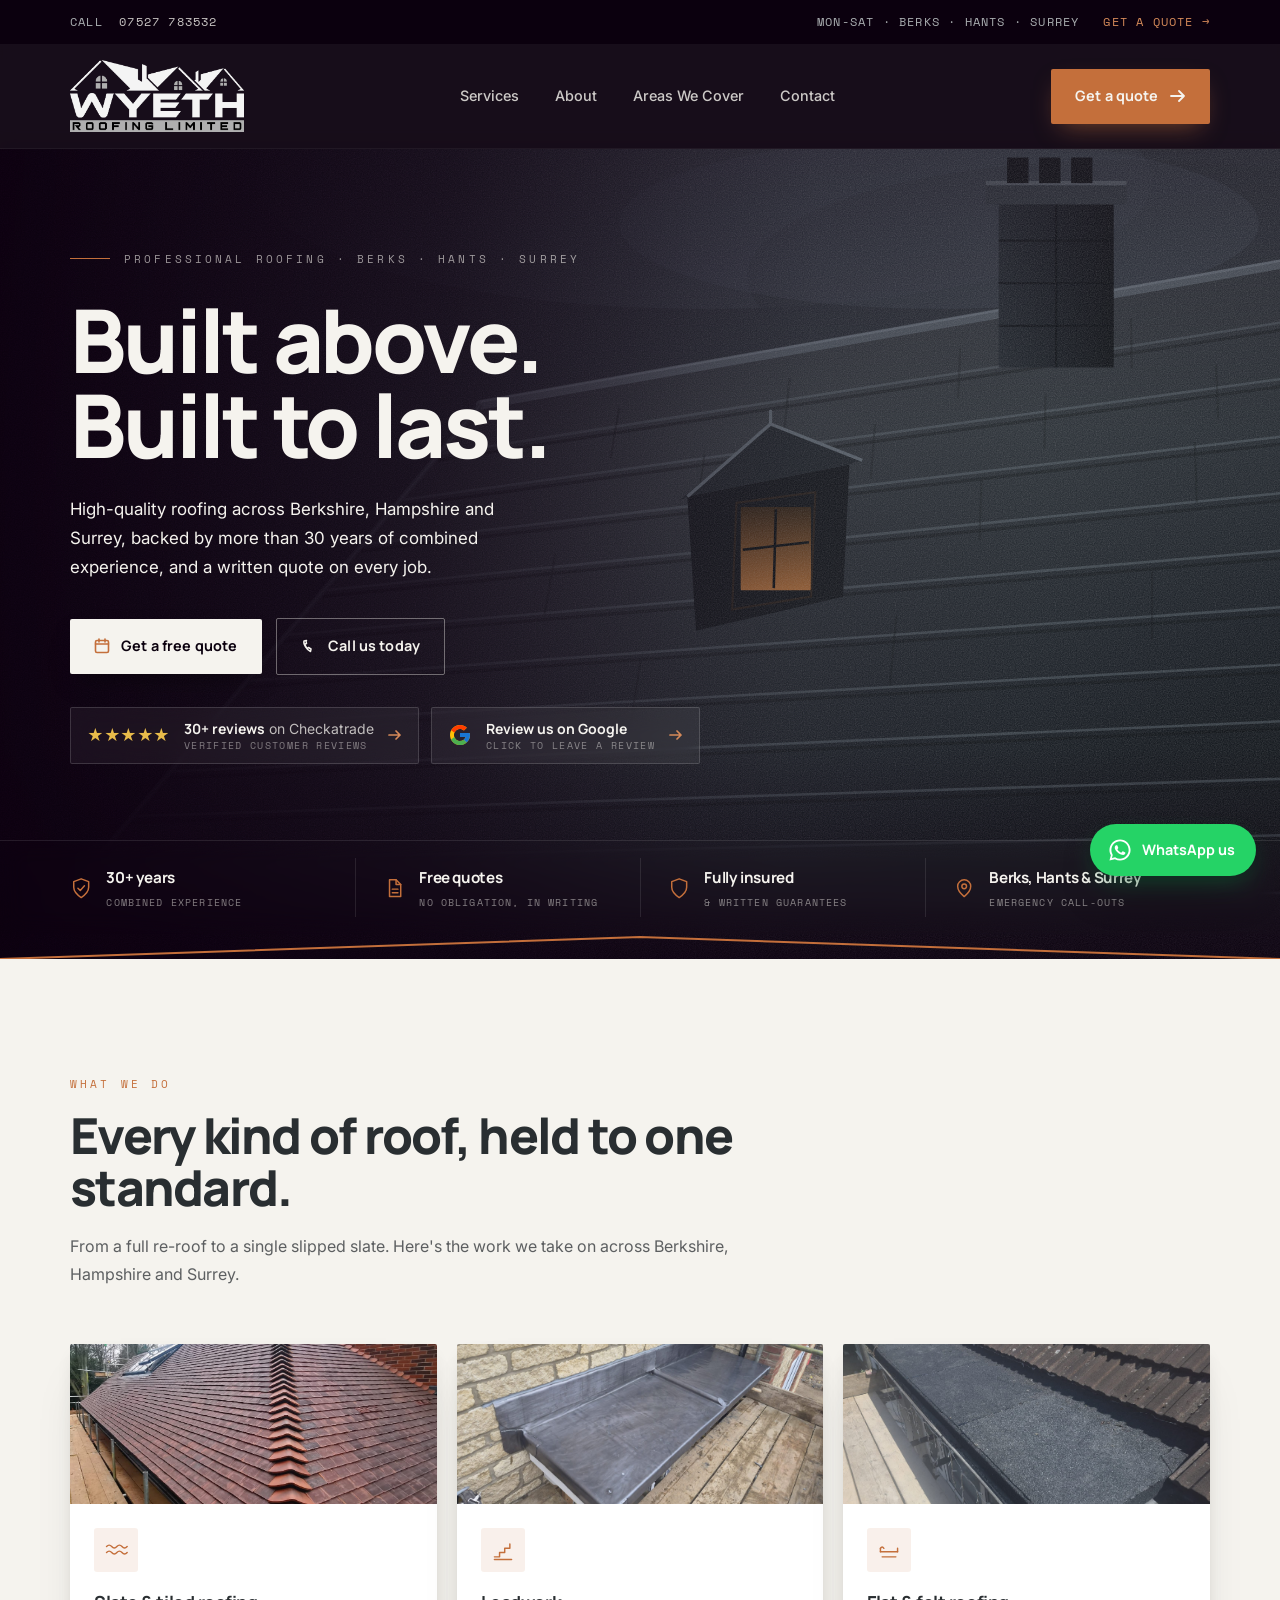
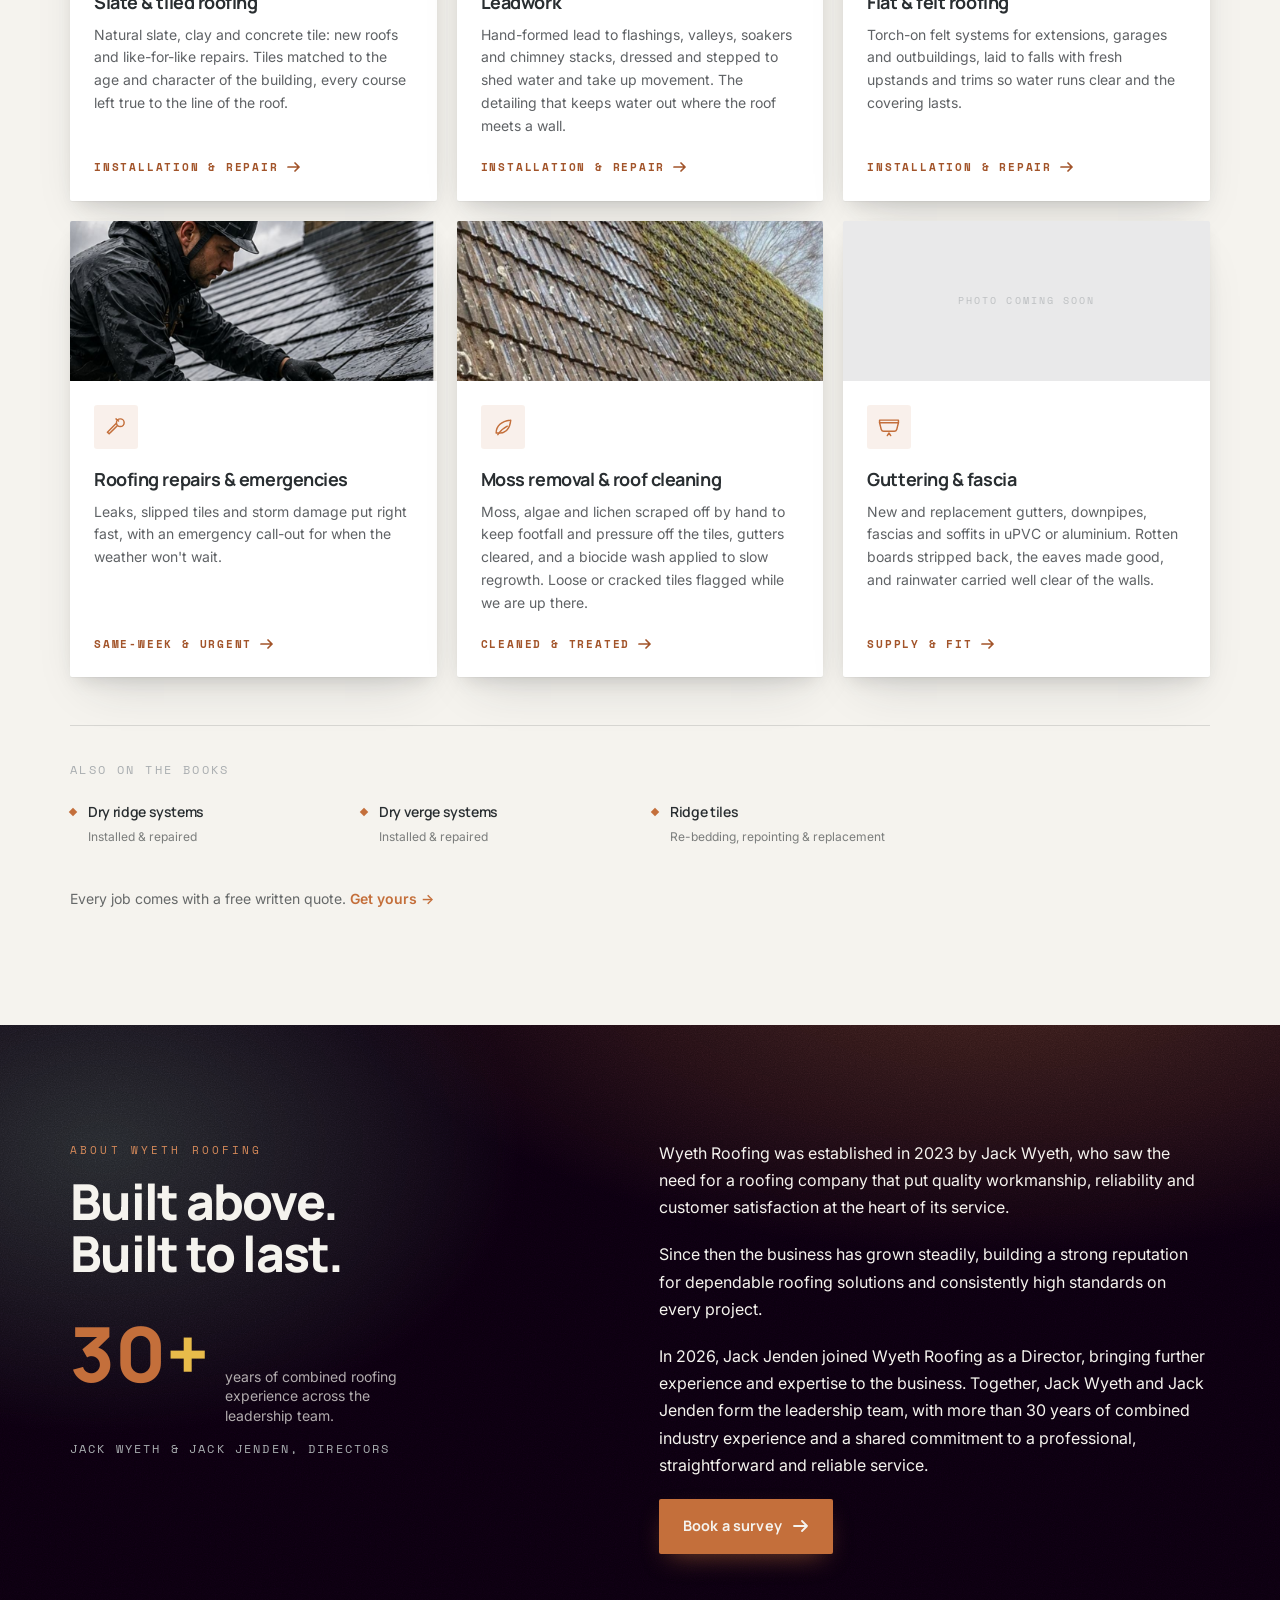
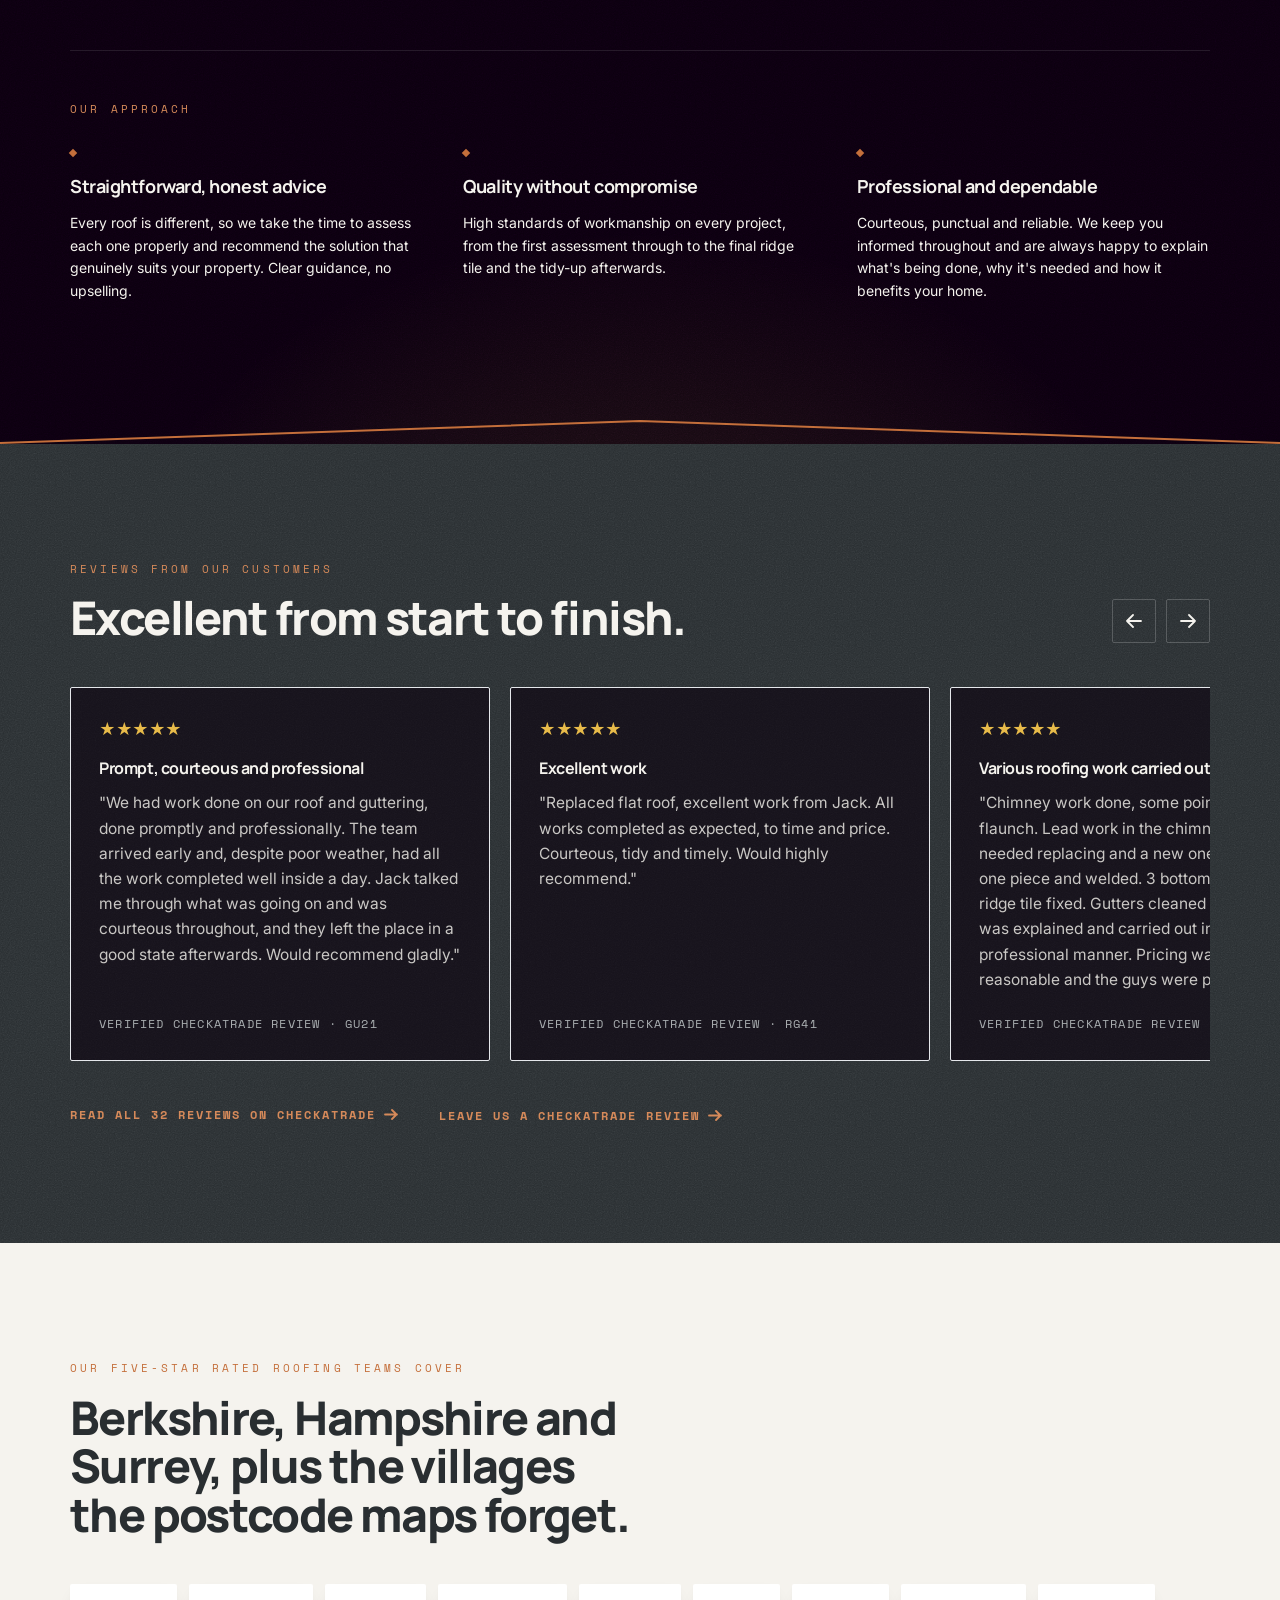
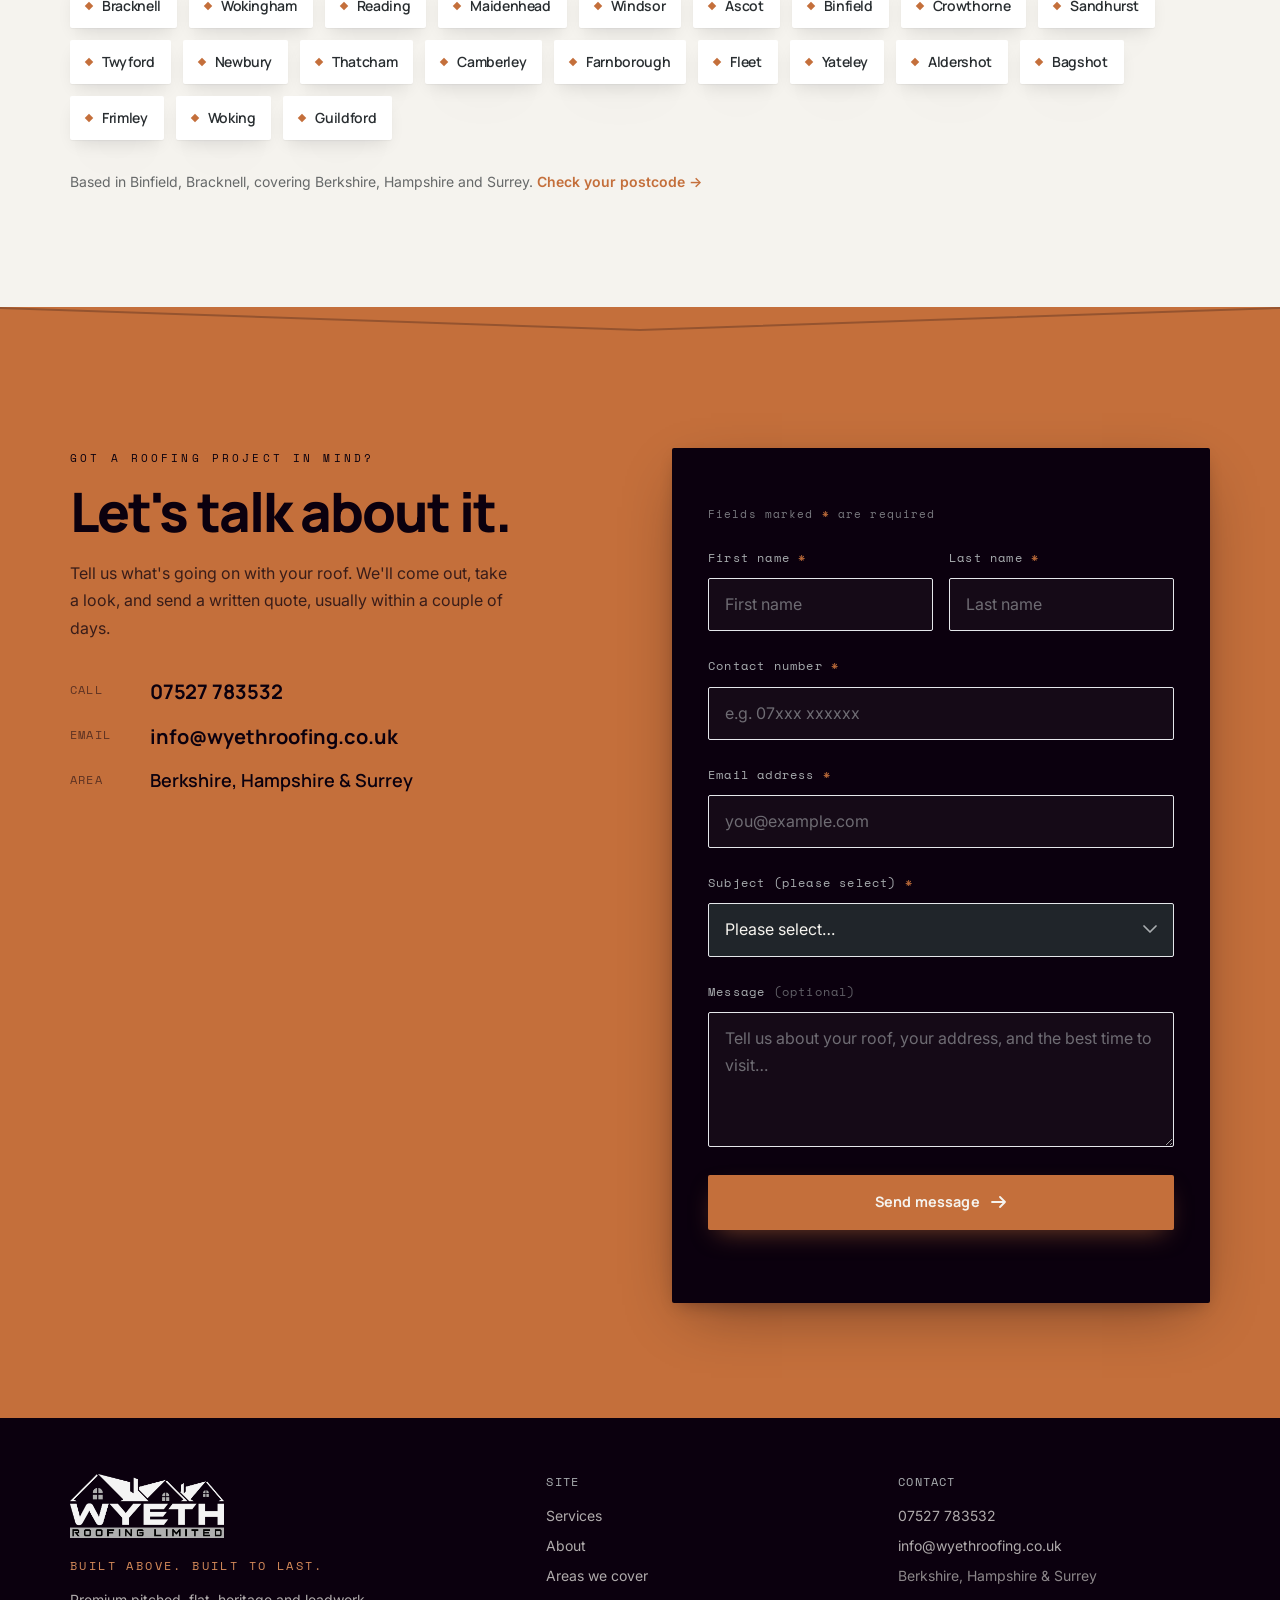
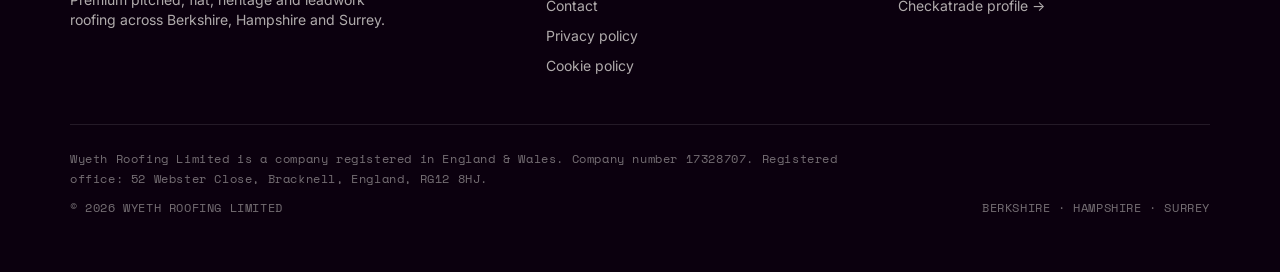
<file: index.html>
<!DOCTYPE html>
<html lang="en-GB">
<head>
<meta charset="UTF-8" />
<meta name="viewport" content="width=device-width, initial-scale=1.0" />

<!-- Cookiebot consent banner: must load before any other script so auto-blocking works -->
<script id="Cookiebot" src="https://consent.cookiebot.com/uc.js" data-cbid="182cd458-d2a2-477d-bb7b-cf3e7f4a739d" data-blockingmode="auto" type="text/javascript"></script>

<title>Wyeth Roofing Limited | Roofing done properly in Berkshire, Hampshire &amp; Surrey</title>
<meta name="description" content="Premium pitched, flat, heritage and leadwork roofing from Wyeth Roofing Limited, across Berkshire, Hampshire and Surrey. Repairs, replacements and maintenance. Built above, built to last." />
<link rel="canonical" href="https://wyethroofing.co.uk/" />

<link rel="icon" href="assets/favicon.svg" type="image/svg+xml" />
<link rel="mask-icon" href="assets/favicon.svg" color="#C46F3B" />
<link rel="apple-touch-icon" href="assets/apple-touch-icon.png" />
<meta name="theme-color" content="#0B000E" />

<!-- Open Graph / social sharing -->
<meta property="og:type" content="website" />
<meta property="og:site_name" content="Wyeth Roofing Limited" />
<meta property="og:title" content="Wyeth Roofing Limited | Roofing done properly in Berkshire, Hampshire &amp; Surrey" />
<meta property="og:description" content="Premium pitched, flat, heritage and leadwork roofing across Berkshire, Hampshire and Surrey. Repairs, replacements and maintenance. Built above, built to last." />
<meta property="og:url" content="https://wyethroofing.co.uk/" />
<meta property="og:image" content="https://wyethroofing.co.uk/assets/og-image.png" />
<meta property="og:image:width" content="1200" />
<meta property="og:image:height" content="630" />
<meta property="og:image:alt" content="Wyeth Roofing Limited. Built above, built to last." />
<meta property="og:locale" content="en_GB" />
<meta name="twitter:card" content="summary_large_image" />
<meta name="twitter:title" content="Wyeth Roofing Limited | Roofing done properly in Berkshire, Hampshire &amp; Surrey" />
<meta name="twitter:description" content="Premium pitched, flat, heritage and leadwork roofing across Berkshire, Hampshire and Surrey. Built above, built to last." />
<meta name="twitter:image" content="https://wyethroofing.co.uk/assets/og-image.png" />

<link rel="preconnect" href="https://fonts.googleapis.com" />
<link rel="preconnect" href="https://fonts.gstatic.com" crossorigin />
<link href="https://fonts.googleapis.com/css2?family=Manrope:wght@500;600;700;800&family=Inter:wght@400;500;600&family=Space+Mono:wght@400;700&display=swap" rel="stylesheet" />

<link rel="stylesheet" href="/assets/tailwind.css" />

<style>
  :root {
    --space-section: clamp(4.5rem, 9vw, 8rem);
    --ease-spring: cubic-bezier(0.22, 1, 0.36, 1);
  }

  html { scroll-behavior: smooth; }
  body {
    font-family: 'Inter', system-ui, sans-serif;
    line-height: 1.7;
    background: #F5F3EE;
    color: #292E31;
    -webkit-font-smoothing: antialiased;
    overflow-x: hidden;
  }

  h1, h2, h3, h4 { font-family: 'Manrope', system-ui, sans-serif; line-height: 1.05; }
  .eyebrow {
    font-family: 'Space Mono', monospace;
    text-transform: uppercase;
    letter-spacing: 0.28em;
    font-size: 0.7rem;
  }

  /* --- Signature: the pitch line. A hairline copper rule that rises to a roof apex. --- */
  .pitch-rule {
    display: block; width: 100%; height: 26px; color: #C46F3B;
  }
  .pitch-rule svg { display: block; width: 100%; height: 100%; }

  /* Roof-slope clip on hero + feature imagery */
  .clip-eave {
    clip-path: polygon(0 0, 100% 0, 100% calc(100% - 42px), 0 100%);
  }
  @media (min-width: 768px) {
    .clip-eave { clip-path: polygon(0 0, 100% 0, 100% calc(100% - 90px), 0 100%); }
  }

  /* Grain / atmosphere for dark surfaces */
  .grain::before {
    content: ""; position: absolute; inset: 0; pointer-events: none; z-index: 0;
    opacity: 0.5; mix-blend-mode: soft-light;
    background-image: url("data:image/svg+xml,%3Csvg xmlns='http://www.w3.org/2000/svg' width='160' height='160'%3E%3Cfilter id='n'%3E%3CfeTurbulence type='fractalNoise' baseFrequency='0.85' numOctaves='2' stitchTiles='stitch'/%3E%3CfeColorMatrix type='saturate' values='0'/%3E%3C/filter%3E%3Crect width='100%25' height='100%25' filter='url(%23n)'/%3E%3C/svg%3E");
  }
  .atmos {
    background-color: #0B000E;
    background-image:
      radial-gradient(1100px 520px at 78% -8%, rgba(196,111,59,0.30), transparent 60%),
      radial-gradient(760px 520px at 8% 12%, rgba(41,46,49,0.85), transparent 55%),
      radial-gradient(900px 700px at 50% 120%, rgba(232,187,74,0.10), transparent 60%);
  }

  /* Hero backdrop: stylised slate roof (SVG or a swapped-in photo) */
  .hero-bg { position: absolute; inset: 0; z-index: 0; overflow: hidden; }
  .hero-roofline {
    position: absolute; inset: 0; width: 100%; height: 100%;
    object-fit: cover; will-change: transform;
  }
  .hero-scrim {
    position: absolute; inset: 0; z-index: 1; pointer-events: none;
    background:
      linear-gradient(93deg, rgba(11,0,14,0.94) 0%, rgba(11,0,14,0.62) 34%, rgba(11,0,14,0.12) 62%, rgba(11,0,14,0) 80%),
      linear-gradient(0deg, rgba(11,0,14,0.55) 0%, rgba(11,0,14,0) 26%);
  }
  .hero-scrim.grain::before { opacity: 0.22; }
  @media (max-width: 767px) {
    .hero-scrim {
      background:
        linear-gradient(180deg, rgba(11,0,14,0.62) 0%, rgba(11,0,14,0.45) 40%, rgba(11,0,14,0.82) 100%);
    }
  }

  /* Checkatrade score widget (hero). Its text fallback auto-hides once the widget renders on the
     approved live domain. The reviews carousel below is hand-maintained from the Checkatrade profile. */
  .ca-score-widget iframe { max-width: 100%; border: 0; display: block; }
  .ca-score:has(.ca-score-widget > :not(script)) .ca-score-fallback { display: none; }
  .ca-review:has(.ca-review-widget > :not(script)) .ca-review-fallback { display: none; }

  /* Google review badge (hero). "Click" on wider screens, "Tap" on phones. */
  .g-review-g { flex-shrink: 0; }
  .g-review-click { display: none; }
  .hero-reviews .ca-score { display: flex; }
  @media (min-width: 1024px) { .hero-reviews { width: 46rem; } }  /* let both badges sit on one line past the copy column */
  @media (min-width: 768px) {
    .g-review-click { display: inline; }
    .g-review-tap { display: none; }
  }
  .g-review:active { transform: translateY(1px); }

  /* Image treatment layer */
  .img-treat { position: relative; overflow: hidden; }
  .img-treat > img { display: block; width: 100%; height: 100%; object-fit: cover; }
  .img-treat::after {
    content: ""; position: absolute; inset: 0;
    background: linear-gradient(to top, rgba(11,0,14,0.62), rgba(11,0,14,0.05) 55%, transparent);
  }
  .img-treat::before {
    content: ""; position: absolute; inset: 0; z-index: 2;
    background: #C46F3B; mix-blend-mode: multiply; opacity: 0.14;
  }

  /* Buttons */
  .btn {
    display: inline-flex; align-items: center; gap: 0.7rem;
    font-family: 'Manrope', sans-serif; font-weight: 700; font-size: 0.9rem;
    letter-spacing: 0.01em; padding: 0.95rem 1.5rem; border-radius: 2px;
    transition: transform 0.35s var(--ease-spring), background-color 0.25s ease, box-shadow 0.3s ease, color 0.25s ease, border-color 0.25s ease;
    will-change: transform;
  }
  .btn svg { transition: transform 0.35s var(--ease-spring); }
  .btn:hover svg { transform: translateX(5px); }
  .btn:active { transform: translateY(1px) scale(0.985); }
  .btn:focus-visible { outline: 2px solid #E8BB4A; outline-offset: 3px; }

  .btn-primary { background: #C46F3B; color: #F5F3EE; box-shadow: 0 10px 26px -10px rgba(196,111,59,0.6); }
  .btn-primary:hover { background: #A2542A; transform: translateY(-2px); box-shadow: 0 16px 34px -10px rgba(196,111,59,0.7); }

  .btn-light { background: #F5F3EE; color: #0B000E; box-shadow: 0 12px 30px -14px rgba(0,0,0,0.6); }
  .btn-light:hover { background: #FFFFFF; transform: translateY(-2px); box-shadow: 0 18px 40px -16px rgba(0,0,0,0.65); }
  .btn-light svg { color: #C46F3B; }
  .btn--lead:hover svg { transform: none; }  /* icon leads the label, don't slide it */

  .btn-ghost { background: transparent; color: #F5F3EE; border: 1px solid rgba(245,243,238,0.4); }
  .btn-ghost:hover { border-color: #F5F3EE; transform: translateY(-2px); }

  .btn-outline-dark { background: transparent; color: #292E31; border: 1px solid rgba(41,46,49,0.28); }
  .btn-outline-dark:hover { border-color: #C46F3B; color: #C46F3B; transform: translateY(-2px); }

  .link-arrow {
    display: inline-flex; align-items: center; gap: 0.5rem;
    font-family: 'Space Mono', monospace; font-size: 0.78rem; text-transform: uppercase;
    letter-spacing: 0.16em; color: #C46F3B; font-weight: 700;
  }
  .link-arrow svg { transition: transform 0.35s var(--ease-spring); }
  .link-arrow:hover svg { transform: translateX(5px); }
  .link-arrow:focus-visible { outline: 2px solid #C46F3B; outline-offset: 3px; }

  /* Hero credentials bar */
  .cred { position: relative; }
  .cred + .cred::before {
    content: ""; position: absolute; left: 0; top: 18%; bottom: 18%; width: 1px;
    background: rgba(245,243,238,0.1);
  }
  .cred:nth-child(3)::before { display: none; }
  .cred:nth-child(n+3) { border-top: 1px solid rgba(245,243,238,0.1); }
  @media (min-width: 1024px) {
    .cred:nth-child(3)::before { display: block; }
    .cred:nth-child(n+3) { border-top: 0; }
  }
  .cred-ic { width: 1.4rem; height: 1.4rem; color: #C46F3B; flex-shrink: 0; }
  .cred-sub {
    display: block; margin-top: 0.15rem;
    font-family: 'Space Mono', monospace; font-size: 0.6rem; letter-spacing: 0.12em;
    text-transform: uppercase; color: rgba(245,243,238,0.5);
  }
  .ca-score-widget:empty { display: none; }

  /* Service cards */
  .svc-ic {
    display: grid; place-items: center; width: 2.75rem; height: 2.75rem;
    border-radius: 3px; background: rgba(196,111,59,0.1); color: #C46F3B;
    transition: background-color 0.25s ease, color 0.25s ease;
  }
  .svc-ic svg { width: 1.5rem; height: 1.5rem; }
  .svc:hover .svc-ic { background: #C46F3B; color: #F5F3EE; }
  .svc-more {
    margin-top: 1.4rem; display: inline-flex; align-items: center; gap: 0.5rem;
    font-family: 'Space Mono', monospace; font-size: 0.7rem; text-transform: uppercase;
    letter-spacing: 0.16em; color: #A2542A; font-weight: 700;
  }
  .svc-more svg { transition: transform 0.35s var(--ease-spring); }
  .svc:hover .svc-more svg { transform: translateX(5px); }

  /* Nav links */
  .navlink { position: relative; font-weight: 500; font-size: 0.9rem; color: rgba(245,243,238,0.82); transition: color 0.2s ease; }
  .navlink::after {
    content: ""; position: absolute; left: 0; bottom: -6px; height: 2px; width: 100%;
    background: #C46F3B; transform: scaleX(0); transform-origin: left; transition: transform 0.35s var(--ease-spring);
  }
  .navlink:hover { color: #F5F3EE; }
  .navlink:hover::after { transform: scaleX(1); }
  .navlink:focus-visible { outline: 2px solid #E8BB4A; outline-offset: 4px; }

  /* Scroll reveal */
  .reveal { opacity: 0; transform: translateY(22px); transition: opacity 0.7s ease, transform 0.8s var(--ease-spring); }
  .reveal.in { opacity: 1; transform: none; }

  .carousel { scroll-snap-type: x mandatory; -ms-overflow-style: none; scrollbar-width: none; }
  .carousel::-webkit-scrollbar { display: none; }
  .carousel > * { scroll-snap-align: start; }

  /* Floating WhatsApp button: WhatsApp's own green so it reads instantly; floats above everything but the header. */
  .wa-float {
    position: fixed; z-index: 40;
    right: max(1rem, env(safe-area-inset-right)); bottom: max(1rem, env(safe-area-inset-bottom));
    display: inline-flex; align-items: center; justify-content: center; gap: 0.6rem;
    width: 3.5rem; height: 3.5rem; border-radius: 999px;
    background: #25D366; color: #FFFFFF;
    font-family: 'Manrope', sans-serif; font-weight: 700; font-size: 0.9rem;
    box-shadow: 0 2px 4px rgba(11,0,14,0.18), 0 10px 24px -6px rgba(18,140,74,0.45), 0 22px 44px -18px rgba(11,0,14,0.5);
    transition: transform 0.35s var(--ease-spring), box-shadow 0.3s ease, background-color 0.25s ease;
  }
  .wa-float-label { display: none; }
  .wa-float:hover { background: #1FBE5B; transform: translateY(-3px); box-shadow: 0 3px 6px rgba(11,0,14,0.2), 0 16px 32px -8px rgba(18,140,74,0.55), 0 26px 50px -18px rgba(11,0,14,0.55); }
  .wa-float:active { transform: translateY(0) scale(0.96); }
  .wa-float:focus-visible { outline: 2px solid #E8BB4A; outline-offset: 3px; }
  @media (min-width: 768px) {
    .wa-float { width: auto; height: 3.25rem; padding: 0 1.3rem 0 1.05rem; right: 1.5rem; bottom: 1.5rem; }
    .wa-float-label { display: inline; }
  }

  @media (prefers-reduced-motion: reduce) {
    html { scroll-behavior: auto; }
    *, *::before, *::after { animation-duration: 0.001ms !important; transition-duration: 0.001ms !important; }
    .reveal { opacity: 1; transform: none; }
  }
</style>

<script type="application/ld+json">
{
  "@context": "https://schema.org",
  "@type": "RoofingContractor",
  "@id": "https://wyethroofing.co.uk/#business",
  "name": "Wyeth Roofing Limited",
  "legalName": "WYETH ROOFING LIMITED",
  "url": "https://wyethroofing.co.uk/",
  "image": "https://wyethroofing.co.uk/assets/og-image.png",
  "logo": "https://wyethroofing.co.uk/assets/wyeth-logo.png",
  "telephone": "+44 7527 783532",
  "email": "info@wyethroofing.co.uk",
  "priceRange": "££",
  "slogan": "Built above. Built to last.",
  "description": "Premium pitched, flat, heritage and leadwork roofing across Berkshire, Hampshire and Surrey. Repairs, replacements and maintenance.",
  "address": {
    "@type": "PostalAddress",
    "addressLocality": "Bracknell",
    "addressRegion": "Berkshire",
    "addressCountry": "GB"
  },
  "areaServed": [
    { "@type": "AdministrativeArea", "name": "Berkshire" },
    { "@type": "AdministrativeArea", "name": "Hampshire" },
    { "@type": "AdministrativeArea", "name": "Surrey" },
    { "@type": "City", "name": "Bracknell" },
    { "@type": "City", "name": "Wokingham" },
    { "@type": "City", "name": "Reading" },
    { "@type": "City", "name": "Maidenhead" },
    { "@type": "City", "name": "Windsor" },
    { "@type": "City", "name": "Ascot" },
    { "@type": "City", "name": "Binfield" },
    { "@type": "City", "name": "Crowthorne" },
    { "@type": "City", "name": "Sandhurst" },
    { "@type": "City", "name": "Camberley" },
    { "@type": "City", "name": "Farnborough" },
    { "@type": "City", "name": "Fleet" },
    { "@type": "City", "name": "Yateley" },
    { "@type": "City", "name": "Bagshot" },
    { "@type": "City", "name": "Woking" },
    { "@type": "City", "name": "Basingstoke" }
  ],
  "openingHoursSpecification": [
    {
      "@type": "OpeningHoursSpecification",
      "dayOfWeek": ["Monday", "Tuesday", "Wednesday", "Thursday", "Friday", "Saturday"],
      "opens": "08:00",
      "closes": "18:00"
    }
  ],
  "sameAs": [
    "https://www.checkatrade.com/trades/WyethRoofingLtd"
  ]
}
</script>
</head>

<body class="font-body">

<!-- ================= TOP BAR ================= -->
<div class="bg-obsidian text-warmwhite/80 text-xs">
  <div class="mx-auto max-w-[1180px] px-5 h-11 flex items-center justify-between gap-4">
    <a href="tel:+447527783532" class="font-mono tracking-widest hover:text-copper transition-colors">
      <span class="text-steel">CALL</span>&nbsp;&nbsp;07527 783532
    </a>
    <div class="hidden sm:flex items-center gap-6">
      <span class="font-mono tracking-widest text-steel">MON-SAT · BERKS · HANTS · SURREY</span>
      <a href="#quote" class="font-mono tracking-widest text-copper-soft hover:text-copper transition-colors">GET A QUOTE →</a>
    </div>
  </div>
</div>

<!-- ================= NAV ================= -->
<header class="sticky top-0 z-50 bg-obsidian/95 backdrop-blur border-b border-white/5">
  <nav class="mx-auto max-w-[1180px] px-5 h-[84px] lg:h-[104px] flex items-center justify-between">
    <a href="#top" class="flex items-center group shrink-0" aria-label="Wyeth Roofing Limited home">
      <img src="assets/wyeth-logo.png" alt="Wyeth Roofing Limited" width="4755" height="1970"
           class="h-[54px] lg:h-[72px] w-auto transition-transform duration-300 ease-out group-hover:scale-[1.03]" />
    </a>

    <div class="hidden lg:flex items-center gap-7 xl:gap-9">
      <a href="#services" class="navlink">Services</a>
      <!-- <a href="#work" class="navlink">Projects</a> -->
      <a href="#about" class="navlink">About</a>
      <a href="#areas" class="navlink">Areas We Cover</a>
      <a href="#contact" class="navlink">Contact</a>
    </div>

    <div class="flex items-center gap-2">
      <a href="#quote" class="btn btn-primary !hidden sm:!inline-flex">
        Get a quote
        <svg width="16" height="12" viewBox="0 0 16 12" fill="none" aria-hidden="true"><path d="M1 6h13M9 1l5 5-5 5" stroke="currentColor" stroke-width="1.8" stroke-linecap="round" stroke-linejoin="round"/></svg>
      </a>
      <button id="menu-toggle" class="lg:hidden h-11 w-11 grid place-items-center text-warmwhite rounded-sm border border-white/15 hover:border-copper transition-colors focus-visible:outline focus-visible:outline-2 focus-visible:outline-safety" aria-expanded="false" aria-controls="mobile-menu" aria-label="Open menu">
        <svg width="20" height="14" viewBox="0 0 20 14" fill="none" aria-hidden="true"><path d="M0 1h20M0 7h20M0 13h20" stroke="currentColor" stroke-width="1.8"/></svg>
      </button>
    </div>
  </nav>

  <div id="mobile-menu" class="lg:hidden hidden border-t border-white/8 bg-obsidian">
    <nav class="mx-auto max-w-[1180px] px-5 py-4 flex flex-col" aria-label="Mobile">
      <a href="#services" class="py-3 border-b border-white/6 font-display font-semibold text-warmwhite/85">Services</a>
      <!-- <a href="#work" class="py-3 border-b border-white/6 font-display font-semibold text-warmwhite/85">Projects</a> -->
      <a href="#about" class="py-3 border-b border-white/6 font-display font-semibold text-warmwhite/85">About</a>
      <a href="#areas" class="py-3 border-b border-white/6 font-display font-semibold text-warmwhite/85">Areas We Cover</a>
      <a href="#contact" class="py-3 font-display font-semibold text-warmwhite/85">Contact</a>
      <a href="#quote" class="btn btn-primary mt-4 justify-center">Get a quote
        <svg width="16" height="12" viewBox="0 0 16 12" fill="none" aria-hidden="true"><path d="M1 6h13M9 1l5 5-5 5" stroke="currentColor" stroke-width="1.8" stroke-linecap="round" stroke-linejoin="round"/></svg>
      </a>
    </nav>
  </div>
</header>

<main id="top">

<!-- ================= HERO ================= -->
<section class="relative bg-obsidian text-warmwhite overflow-hidden flex flex-col min-h-[86vh] lg:min-h-[90vh]">
  <!-- Backdrop: stylised close-up slate roof. Swap the <svg> for a real project photo when ready.
       an <img class="hero-roofline" …> drops straight into the same slot. -->
  <div class="hero-bg" aria-hidden="true">
    <svg class="hero-roofline" viewBox="0 0 1440 760" preserveAspectRatio="xMaxYMid slice" xmlns="http://www.w3.org/2000/svg">
      <defs>
        <linearGradient id="rf-sky" x1="0" y1="0" x2="0.3" y2="1">
          <stop offset="0" stop-color="#39414a"/><stop offset="0.6" stop-color="#252b32"/><stop offset="1" stop-color="#14181d"/>
        </linearGradient>
        <linearGradient id="rf-plane" x1="0.1" y1="-0.1" x2="0.85" y2="1">
          <stop offset="0" stop-color="#3b434b"/><stop offset="0.4" stop-color="#242a30"/><stop offset="0.75" stop-color="#141920"/><stop offset="1" stop-color="#0b0f13"/>
        </linearGradient>
        <linearGradient id="rf-plane2" x1="0" y1="0" x2="0.5" y2="1">
          <stop offset="0" stop-color="#2b323a"/><stop offset="1" stop-color="#0a0e11"/>
        </linearGradient>
        <linearGradient id="rf-chim" x1="0" y1="0" x2="1" y2="0">
          <stop offset="0" stop-color="#232a31"/><stop offset="0.6" stop-color="#161b21"/><stop offset="1" stop-color="#0e1216"/>
        </linearGradient>
        <linearGradient id="rf-win" x1="0" y1="0" x2="0" y2="1">
          <stop offset="0" stop-color="#3a2a1a"/><stop offset="1" stop-color="#c47a3e"/>
        </linearGradient>
        <linearGradient id="rf-sheen" x1="0.2" y1="0" x2="0.9" y2="0.7">
          <stop offset="0" stop-color="#d7e0e8" stop-opacity="0"/><stop offset="0.45" stop-color="#d7e0e8" stop-opacity="0.09"/><stop offset="1" stop-color="#d7e0e8" stop-opacity="0"/>
        </linearGradient>
        <linearGradient id="rf-fade" x1="0" y1="0" x2="1" y2="0">
          <stop offset="0" stop-color="#0B000E" stop-opacity="0.92"/>
          <stop offset="0.34" stop-color="#0B000E" stop-opacity="0.4"/>
          <stop offset="0.62" stop-color="#0B000E" stop-opacity="0"/>
        </linearGradient>
        <linearGradient id="rf-vfade" x1="0" y1="0" x2="0" y2="1">
          <stop offset="0" stop-color="#0B000E" stop-opacity="0.4"/>
          <stop offset="0.35" stop-color="#0B000E" stop-opacity="0"/>
          <stop offset="0.85" stop-color="#0B000E" stop-opacity="0"/>
          <stop offset="1" stop-color="#0B000E" stop-opacity="0.75"/>
        </linearGradient>
      </defs>

      <rect width="1440" height="760" fill="url(#rf-sky)"/>
      <ellipse cx="900" cy="30" rx="420" ry="120" fill="#434c56" opacity="0.4"/>
      <ellipse cx="1300" cy="120" rx="360" ry="110" fill="#2c333b" opacity="0.55"/>
      <ellipse cx="1120" cy="70" rx="300" ry="80" fill="#4b5560" opacity="0.3"/>

      <!-- left gable slope (shadow side) -->
      <path d="M690 240 L250 760 L575 760 L690 470 Z" fill="url(#rf-plane2)"/>

      <!-- main roof plane -->
      <path d="M690 240 L1440 108 L1440 760 L250 760 Z" fill="url(#rf-plane)"/>

      <!-- tile courses: light leading edge + shadow line per course -->
      <g stroke-linecap="round">
        <g stroke="#4a545d" stroke-opacity="0.6" stroke-width="2.4">
          <line x1="653" y1="286" x2="1440" y2="163"/>
          <line x1="617" y1="329" x2="1440" y2="216"/>
          <line x1="580" y1="371" x2="1440" y2="270"/>
          <line x1="544" y1="414" x2="1440" y2="323"/>
          <line x1="507" y1="456" x2="1440" y2="377"/>
          <line x1="471" y1="499" x2="1440" y2="430"/>
          <line x1="434" y1="541" x2="1440" y2="484"/>
          <line x1="398" y1="584" x2="1440" y2="537"/>
          <line x1="361" y1="626" x2="1440" y2="591"/>
          <line x1="325" y1="669" x2="1440" y2="644"/>
          <line x1="288" y1="711" x2="1440" y2="698"/>
        </g>
        <g stroke="#0a0e12" stroke-opacity="0.55" stroke-width="3">
          <line x1="651" y1="292" x2="1440" y2="170"/>
          <line x1="614" y1="335" x2="1440" y2="223"/>
          <line x1="578" y1="377" x2="1440" y2="277"/>
          <line x1="541" y1="420" x2="1440" y2="330"/>
          <line x1="505" y1="462" x2="1440" y2="384"/>
          <line x1="468" y1="505" x2="1440" y2="437"/>
          <line x1="432" y1="547" x2="1440" y2="491"/>
          <line x1="395" y1="590" x2="1440" y2="544"/>
          <line x1="359" y1="632" x2="1440" y2="598"/>
          <line x1="322" y1="675" x2="1440" y2="651"/>
        </g>
      </g>

      <!-- perpendicular tile joints, staggered -->
      <g stroke="#0a0e12" stroke-opacity="0.4" stroke-width="2">
        <line x1="820" y1="243" x2="812" y2="290"/><line x1="980" y1="215" x2="975" y2="262"/><line x1="1140" y1="187" x2="1138" y2="234"/><line x1="1300" y1="159" x2="1301" y2="206"/>
        <line x1="900" y1="286" x2="893" y2="337"/><line x1="1060" y1="258" x2="1056" y2="309"/><line x1="1220" y1="230" x2="1219" y2="281"/><line x1="1380" y1="202" x2="1382" y2="253"/>
        <line x1="760" y1="380" x2="750" y2="437"/><line x1="960" y1="345" x2="954" y2="402"/><line x1="1160" y1="310" x2="1158" y2="367"/><line x1="1360" y1="275" x2="1362" y2="332"/>
        <line x1="840" y1="480" x2="830" y2="545"/><line x1="1080" y1="438" x2="1074" y2="503"/><line x1="1320" y1="396" x2="1320" y2="461"/>
      </g>

      <path d="M690 240 L1440 108 L1440 760 L250 760 Z" fill="url(#rf-sheen)"/>

      <!-- ridge cap + rake -->
      <path d="M690 240 L1440 108" stroke="#535d66" stroke-width="9" stroke-linecap="round"/>
      <path d="M690 237 L1440 105" stroke="#7c8892" stroke-width="2" stroke-opacity="0.55"/>
      <path d="M690 240 L250 760" stroke="#3f4850" stroke-width="5"/>
      <path d="M690 240 L252 758" stroke="#6a757f" stroke-width="1.6" stroke-opacity="0.4"/>

      <!-- dormer: face sits on the plane, small gable roof on top -->
      <path d="M892 452 L884 326 L1036 296 L1030 420 Z" fill="#14181d"/>
      <path d="M876 330 L962 258 L1048 292 L1036 296 L884 326 Z" fill="#20262c"/>
      <path d="M884 326 L962 258 L1048 292" fill="none" stroke="#5c666f" stroke-width="3" stroke-linejoin="round"/>
      <path d="M962 258 L962 246" stroke="#5c666f" stroke-width="3" stroke-linecap="round"/>
      <rect x="934" y="336" width="66" height="78" rx="1" fill="url(#rf-win)" opacity="0.8"/>
      <path d="M967 338 L965 412 M936 376 L998 369" stroke="#0e1216" stroke-width="2.4"/>
      <path d="M930 332 L1004 322 L1000 420 L926 432 Z" fill="none" stroke="#3a2b1e" stroke-opacity="0.5" stroke-width="2"/>

      <!-- chimney -->
      <path d="M1176 205 L1176 46 L1284 46 L1284 205 Z" fill="url(#rf-chim)"/>
      <rect x="1164" y="30" width="132" height="22" fill="#333b43"/>
      <rect x="1164" y="30" width="132" height="4" fill="#5a646d"/>
      <g stroke="#0b0f13" stroke-opacity="0.7" stroke-width="2">
        <line x1="1176" y1="86" x2="1284" y2="86"/><line x1="1176" y1="126" x2="1284" y2="126"/><line x1="1176" y1="166" x2="1284" y2="166"/>
        <line x1="1230" y1="52" x2="1230" y2="205"/>
      </g>
      <rect x="1184" y="8" width="20" height="24" fill="#0e1216"/>
      <rect x="1214" y="8" width="20" height="24" fill="#0e1216"/>
      <rect x="1244" y="8" width="20" height="24" fill="#0e1216"/>

      <rect width="1440" height="760" fill="url(#rf-vfade)"/>
      <rect width="1440" height="760" fill="url(#rf-fade)"/>
    </svg>
  </div>
  <div class="hero-scrim grain" aria-hidden="true"></div>

  <!-- Hero content -->
  <div class="relative z-10 flex-1 flex items-center">
    <div class="mx-auto w-full max-w-[1180px] px-5 pt-16 pb-14 md:pt-20">
      <div class="max-w-xl">
        <p class="eyebrow text-warmwhite/60 mb-7 flex items-center gap-3.5">
          <span class="h-px w-10 bg-copper" aria-hidden="true"></span>Professional roofing · Berks · Hants · Surrey
        </p>

        <h1 class="font-display font-extrabold tracking-tightest text-warmwhite text-[clamp(2.9rem,7vw,5.5rem)] leading-[0.97]">
          Built above.<br />Built to last.
        </h1>

        <p class="mt-7 max-w-md text-[1.06rem] text-warmwhite/78">
          High-quality roofing across Berkshire, Hampshire and Surrey, backed by more than
          30 years of combined experience, and a written quote on every job.
        </p>

        <div class="mt-9 flex flex-wrap items-center gap-3.5">
          <a href="#quote" class="btn btn-light btn--lead">
            <svg width="16" height="16" viewBox="0 0 16 16" fill="none" aria-hidden="true"><rect x="1.5" y="2.5" width="13" height="12" rx="1.5" stroke="currentColor" stroke-width="1.6"/><path d="M1.5 6h13M5 1v3M11 1v3" stroke="currentColor" stroke-width="1.6" stroke-linecap="round"/></svg>
            Get a free quote
          </a>
          <a href="tel:+447527783532" class="btn btn-ghost btn--lead">
            <svg width="16" height="16" viewBox="0 0 16 16" fill="none" aria-hidden="true"><path d="M5.5 2.5 3 3c-1 3 3 9 6.5 10.5l.5-2.5-2.5-1.5-1 1C4.5 9 4 7.5 4 6l1.5-.5-.5-3Z" stroke="currentColor" stroke-width="1.5" stroke-linejoin="round"/></svg>
            Call us today
          </a>
        </div>

        <div class="hero-reviews mt-8 flex flex-wrap items-stretch gap-3">
        <!-- Checkatrade: live score widget mounts here on the approved domain; link is the fallback. -->
        <div class="ca-score">
          <span class="ca-score-widget"><script src="https://www.checkatrade.com/static/js/reviews-score-widget.js" data-company-id="1135999"></script></span>
          <a href="https://www.checkatrade.com/trades/WyethRoofingLtd" target="_blank" rel="noopener"
             class="ca-score-fallback group inline-flex items-center gap-3.5 rounded-sm border border-white/15 bg-white/[0.05] backdrop-blur-md px-4 py-3 hover:border-copper/60 transition-colors focus-visible:outline focus-visible:outline-2 focus-visible:outline-safety">
            <span class="text-safety text-base tracking-tight" aria-hidden="true">★★★★★</span>
            <span class="text-sm text-warmwhite/75 leading-tight">
              <span class="font-display font-bold text-warmwhite">30+ reviews</span> on Checkatrade
              <span class="block font-mono text-[0.6rem] tracking-[0.14em] uppercase text-warmwhite/45 mt-0.5">Verified customer reviews</span>
            </span>
            <svg width="14" height="10" viewBox="0 0 14 10" fill="none" aria-hidden="true" class="text-copper-soft transition-transform duration-300 ease-out group-hover:translate-x-1"><path d="M1 5h11M8 1l4 4-4 4" stroke="currentColor" stroke-width="1.7" stroke-linecap="round" stroke-linejoin="round"/></svg>
          </a>
        </div>

        <!-- Google: links to the "write a review" page. -->
        <a href="https://g.page/r/CVaI-QyK63T1EAI/review" target="_blank" rel="noopener"
           class="g-review group inline-flex items-center gap-3.5 rounded-sm border border-white/15 bg-white/[0.05] backdrop-blur-md px-4 py-3 hover:border-copper/60 transition-colors focus-visible:outline focus-visible:outline-2 focus-visible:outline-safety">
          <svg class="g-review-g" width="24" height="24" viewBox="0 0 48 48" aria-hidden="true"><path fill="#FFC107" d="M43.6 20.5H42V20H24v8h11.3C33.7 32.7 29.2 36 24 36c-6.6 0-12-5.4-12-12s5.4-12 12-12c3.1 0 5.8 1.2 7.9 3.1l5.7-5.7C34 6.1 29.3 4 24 4 12.9 4 4 12.9 4 24s8.9 20 20 20 20-8.9 20-20c0-1.3-.1-2.4-.4-3.5z"/><path fill="#FF3D00" d="m6.3 14.7 6.6 4.8C14.7 15.1 19 12 24 12c3.1 0 5.8 1.2 7.9 3.1l5.7-5.7C34 6.1 29.3 4 24 4 16.3 4 9.7 8.3 6.3 14.7z"/><path fill="#4CAF50" d="M24 44c5.2 0 9.9-2 13.4-5.2l-6.2-5.2C29.2 35.1 26.7 36 24 36c-5.2 0-9.6-3.3-11.3-8l-6.5 5C9.5 39.6 16.2 44 24 44z"/><path fill="#1976D2" d="M43.6 20.5H42V20H24v8h11.3c-.8 2.2-2.2 4.2-4.1 5.6l6.2 5.2C37 39.2 44 34 44 24c0-1.3-.1-2.4-.4-3.5z"/></svg>
          <span class="text-sm text-warmwhite/75 leading-tight">
            <span class="font-display font-bold text-warmwhite">Review us on Google</span>
            <span class="block font-mono text-[0.6rem] tracking-[0.14em] uppercase text-warmwhite/45 mt-0.5"><span class="g-review-click">Click</span><span class="g-review-tap">Tap</span> to leave a review</span>
          </span>
          <svg width="14" height="10" viewBox="0 0 14 10" fill="none" aria-hidden="true" class="text-copper-soft transition-transform duration-300 ease-out group-hover:translate-x-1"><path d="M1 5h11M8 1l4 4-4 4" stroke="currentColor" stroke-width="1.7" stroke-linecap="round" stroke-linejoin="round"/></svg>
        </a>
        </div>
      </div>
    </div>
  </div>

  <!-- Credentials bar -->
  <div class="relative z-10 border-t border-white/10 bg-obsidian/72 backdrop-blur-md">
    <ul class="mx-auto max-w-[1180px] px-5 grid grid-cols-2 lg:grid-cols-4">
      <li class="cred flex items-center gap-3.5 py-5 lg:py-6 lg:px-7 lg:first:pl-0">
        <svg class="cred-ic" viewBox="0 0 24 24" fill="none" stroke="currentColor" stroke-width="1.6" stroke-linecap="round" stroke-linejoin="round" aria-hidden="true"><path d="M12 2 4 5v6c0 5 3.5 8 8 11 4.5-3 8-6 8-11V5l-8-3Z"/><path d="M8.5 12l2.5 2.5 4.5-5"/></svg>
        <span>
          <span class="block font-display font-bold text-[0.95rem] tracking-tight text-warmwhite">30+ years</span>
          <span class="cred-sub">Combined experience</span>
        </span>
      </li>
      <li class="cred flex items-center gap-3.5 py-5 lg:py-6 lg:px-7">
        <svg class="cred-ic" viewBox="0 0 24 24" fill="none" stroke="currentColor" stroke-width="1.6" stroke-linecap="round" stroke-linejoin="round" aria-hidden="true"><path d="M7 3h7l5 5v13H7z"/><path d="M14 3v5h5M10 13h6M10 17h6"/></svg>
        <span>
          <span class="block font-display font-bold text-[0.95rem] tracking-tight text-warmwhite">Free quotes</span>
          <span class="cred-sub">No obligation, in writing</span>
        </span>
      </li>
      <li class="cred flex items-center gap-3.5 py-5 lg:py-6 lg:px-7">
        <svg class="cred-ic" viewBox="0 0 24 24" fill="none" stroke="currentColor" stroke-width="1.6" stroke-linecap="round" stroke-linejoin="round" aria-hidden="true"><path d="M12 2 4 5v6c0 5 3.5 8 8 11 4.5-3 8-6 8-11V5l-8-3Z"/></svg>
        <span>
          <span class="block font-display font-bold text-[0.95rem] tracking-tight text-warmwhite">Fully insured</span>
          <span class="cred-sub">&amp; written guarantees</span>
        </span>
      </li>
      <li class="cred flex items-center gap-3.5 py-5 lg:py-6 lg:px-7">
        <svg class="cred-ic" viewBox="0 0 24 24" fill="none" stroke="currentColor" stroke-width="1.6" stroke-linecap="round" stroke-linejoin="round" aria-hidden="true"><path d="M12 21s-7-5.5-7-11a7 7 0 0 1 14 0c0 5.5-7 11-7 11Z"/><circle cx="12" cy="10" r="2.5"/></svg>
        <span>
          <span class="block font-display font-bold text-[0.95rem] tracking-tight text-warmwhite">Berks, Hants &amp; Surrey</span>
          <span class="cred-sub">Emergency call-outs</span>
        </span>
      </li>
    </ul>
  </div>

  <span class="pitch-rule relative z-10 -mb-px" aria-hidden="true">
    <svg viewBox="0 0 1200 26" preserveAspectRatio="none"><path d="M0 25 L600 3 L1200 25" fill="none" stroke="currentColor" stroke-width="2"/></svg>
  </span>
</section>

<!-- ================= SERVICES ================= -->
<section id="services" class="bg-warmwhite">
  <div class="mx-auto max-w-[1180px] px-5" style="padding-top: var(--space-section); padding-bottom: var(--space-section);">
    <div class="max-w-2xl">
      <p class="eyebrow text-copper reveal">What we do</p>
      <h2 class="mt-4 font-display font-extrabold tracking-tightest text-[clamp(2rem,4.6vw,3.1rem)] reveal">
        Every kind of roof, held to one standard.
      </h2>
      <p class="mt-5 text-slate/75 reveal">
        From a full re-roof to a single slipped slate. Here's the work we take on across Berkshire, Hampshire and Surrey.
      </p>
    </div>

    <div class="mt-14 grid sm:grid-cols-2 lg:grid-cols-3 gap-5">

      <a href="#quote" class="svc reveal group flex flex-col overflow-hidden bg-white shadow-card rounded-sm transition-transform duration-300 ease-out hover:-translate-y-1 hover:shadow-card-hover focus-visible:outline focus-visible:outline-2 focus-visible:outline-copper">
        <div class="relative h-40 shrink-0 overflow-hidden bg-slate/10">
          <img src="assets/services/slate-tiled-roofing.jpg" alt="A newly laid natural-slate and tile roof on a stone house" loading="lazy" width="980" height="551"
            class="absolute inset-0 h-full w-full object-cover transition-transform duration-500 ease-out group-hover:scale-[1.05]" />
        </div>
        <div class="flex flex-1 flex-col p-6">
          <span class="svc-ic" aria-hidden="true">
            <svg viewBox="0 0 28 28" fill="none" stroke="currentColor" stroke-width="1.7" stroke-linecap="round" stroke-linejoin="round"><path d="M3 10q3-3.4 6 0t6 0 6 0 6 0"/><path d="M3 17q3-3.4 6 0t6 0 6 0 6 0"/></svg>
          </span>
          <h3 class="mt-4 font-display font-bold text-lg tracking-tight">Slate &amp; tiled roofing</h3>
          <p class="mt-2 text-sm text-slate/75 leading-relaxed">
            Natural slate, clay and concrete tile: new roofs and like-for-like repairs. Tiles matched to the age and character of the building, every course left true to the line of the roof.
          </p>
          <span class="svc-more !mt-auto pt-5">Installation &amp; repair<svg width="14" height="10" viewBox="0 0 14 10" fill="none" aria-hidden="true"><path d="M1 5h11M8 1l4 4-4 4" stroke="currentColor" stroke-width="1.7" stroke-linecap="round" stroke-linejoin="round"/></svg></span>
        </div>
      </a>

      <a href="#quote" class="svc reveal group flex flex-col overflow-hidden bg-white shadow-card rounded-sm transition-transform duration-300 ease-out hover:-translate-y-1 hover:shadow-card-hover focus-visible:outline focus-visible:outline-2 focus-visible:outline-copper">
        <div class="relative h-40 shrink-0 overflow-hidden bg-slate/10">
          <img src="assets/services/leadwork.jpg" alt="Hand-formed lead trays and flashing dressed against a brick wall" loading="lazy" width="980" height="551"
            class="absolute inset-0 h-full w-full object-cover transition-transform duration-500 ease-out group-hover:scale-[1.05]" />
        </div>
        <div class="flex flex-1 flex-col p-6">
          <span class="svc-ic" aria-hidden="true">
            <svg viewBox="0 0 28 28" fill="none" stroke="currentColor" stroke-width="1.7" stroke-linecap="round" stroke-linejoin="round"><path d="M4 22h6v-5h6v-5h6V7"/><path d="M4 25h20"/></svg>
          </span>
          <h3 class="mt-4 font-display font-bold text-lg tracking-tight">Leadwork</h3>
          <p class="mt-2 text-sm text-slate/75 leading-relaxed">
            Hand-formed lead to flashings, valleys, soakers and chimney stacks, dressed and stepped to shed water and take up movement. The detailing that keeps water out where the roof meets a wall.
          </p>
          <span class="svc-more !mt-auto pt-5">Installation &amp; repair<svg width="14" height="10" viewBox="0 0 14 10" fill="none" aria-hidden="true"><path d="M1 5h11M8 1l4 4-4 4" stroke="currentColor" stroke-width="1.7" stroke-linecap="round" stroke-linejoin="round"/></svg></span>
        </div>
      </a>

      <a href="#quote" class="svc reveal group flex flex-col overflow-hidden bg-white shadow-card rounded-sm transition-transform duration-300 ease-out hover:-translate-y-1 hover:shadow-card-hover focus-visible:outline focus-visible:outline-2 focus-visible:outline-copper">
        <div class="relative h-40 shrink-0 overflow-hidden bg-slate/10">
          <img src="assets/services/flat-felt-roofing.jpg" alt="A newly finished flat felt roof laid to falls with fresh upstands" loading="lazy" width="980" height="551"
            class="absolute inset-0 h-full w-full object-cover transition-transform duration-500 ease-out group-hover:scale-[1.05]" />
        </div>
        <div class="flex flex-1 flex-col p-6">
          <span class="svc-ic" aria-hidden="true">
            <svg viewBox="0 0 28 28" fill="none" stroke="currentColor" stroke-width="1.7" stroke-linecap="round" stroke-linejoin="round"><path d="M4 12q2-3 4 0"/><path d="M4 16h20"/><path d="M4 16v-4M24 16v-4"/><path d="M6 22h16"/></svg>
          </span>
          <h3 class="mt-4 font-display font-bold text-lg tracking-tight">Flat &amp; felt roofing</h3>
          <p class="mt-2 text-sm text-slate/75 leading-relaxed">
            Torch-on felt systems for extensions, garages and outbuildings, laid to falls with fresh upstands and trims so water runs clear and the covering lasts.
          </p>
          <span class="svc-more !mt-auto pt-5">Installation &amp; repair<svg width="14" height="10" viewBox="0 0 14 10" fill="none" aria-hidden="true"><path d="M1 5h11M8 1l4 4-4 4" stroke="currentColor" stroke-width="1.7" stroke-linecap="round" stroke-linejoin="round"/></svg></span>
        </div>
      </a>

      <a href="#quote" class="svc reveal group flex flex-col overflow-hidden bg-white shadow-card rounded-sm transition-transform duration-300 ease-out hover:-translate-y-1 hover:shadow-card-hover focus-visible:outline focus-visible:outline-2 focus-visible:outline-copper">
        <div class="relative h-40 shrink-0 overflow-hidden bg-slate/10">
          <img src="assets/services/roofing-repairs-emergencies.jpg" alt="A roofer in wet-weather gear refitting a slipped slate in the rain" loading="lazy" width="980" height="835"
            class="absolute inset-0 h-full w-full object-cover transition-transform duration-500 ease-out group-hover:scale-[1.05]" />
        </div>
        <div class="flex flex-1 flex-col p-6">
          <span class="svc-ic" aria-hidden="true">
            <svg viewBox="0 0 28 28" fill="none" stroke="currentColor" stroke-width="1.7" stroke-linecap="round" stroke-linejoin="round"><circle cx="19" cy="9" r="4.5"/><path d="M15.8 12.2 6 22l-2-2 9.8-9.8"/><path d="M14 4.5 17 7"/></svg>
          </span>
          <h3 class="mt-4 font-display font-bold text-lg tracking-tight">Roofing repairs &amp; emergencies</h3>
          <p class="mt-2 text-sm text-slate/75 leading-relaxed">
            Leaks, slipped tiles and storm damage put right fast, with an emergency call-out for when the weather won't wait.
          </p>
          <span class="svc-more !mt-auto pt-5">Same-week &amp; urgent<svg width="14" height="10" viewBox="0 0 14 10" fill="none" aria-hidden="true"><path d="M1 5h11M8 1l4 4-4 4" stroke="currentColor" stroke-width="1.7" stroke-linecap="round" stroke-linejoin="round"/></svg></span>
        </div>
      </a>

      <a href="#quote" class="svc reveal group flex flex-col overflow-hidden bg-white shadow-card rounded-sm transition-transform duration-300 ease-out hover:-translate-y-1 hover:shadow-card-hover focus-visible:outline focus-visible:outline-2 focus-visible:outline-copper">
        <div class="relative h-40 shrink-0 overflow-hidden bg-slate/10">
          <img src="assets/services/moss-removal-roof-cleaning.jpg" alt="A tiled roof part-cleared of moss, showing clean tile against mossy tile" loading="lazy" width="980" height="551"
            class="absolute inset-0 h-full w-full object-cover transition-transform duration-500 ease-out group-hover:scale-[1.05]" />
        </div>
        <div class="flex flex-1 flex-col p-6">
          <span class="svc-ic" aria-hidden="true">
            <svg viewBox="0 0 28 28" fill="none" stroke="currentColor" stroke-width="1.7" stroke-linecap="round" stroke-linejoin="round"><path d="M6 21c0-8 6-14 17-15-1 11-7 16-15 15Z"/><path d="M8 23c3-5 7-8 11-10"/></svg>
          </span>
          <h3 class="mt-4 font-display font-bold text-lg tracking-tight">Moss removal &amp; roof cleaning</h3>
          <p class="mt-2 text-sm text-slate/75 leading-relaxed">
            Moss, algae and lichen scraped off by hand to keep footfall and pressure off the tiles, gutters cleared, and a biocide wash applied to slow regrowth. Loose or cracked tiles flagged while we are up there.
          </p>
          <span class="svc-more !mt-auto pt-5">Cleaned &amp; treated<svg width="14" height="10" viewBox="0 0 14 10" fill="none" aria-hidden="true"><path d="M1 5h11M8 1l4 4-4 4" stroke="currentColor" stroke-width="1.7" stroke-linecap="round" stroke-linejoin="round"/></svg></span>
        </div>
      </a>

      <a href="#quote" class="svc reveal group flex flex-col overflow-hidden bg-white shadow-card rounded-sm transition-transform duration-300 ease-out hover:-translate-y-1 hover:shadow-card-hover focus-visible:outline focus-visible:outline-2 focus-visible:outline-copper">
        <div class="relative h-40 shrink-0 overflow-hidden bg-slate/10 flex items-center justify-center">
          <span class="font-mono text-[0.65rem] tracking-[0.2em] uppercase text-steel/70">Photo coming soon</span>
        </div>
        <div class="flex flex-1 flex-col p-6">
          <span class="svc-ic" aria-hidden="true">
            <svg viewBox="0 0 28 28" fill="none" stroke="currentColor" stroke-width="1.7" stroke-linecap="round" stroke-linejoin="round"><path d="M3 9h22l-2 8a3 3 0 0 1-3 2H8a3 3 0 0 1-3-2Z"/><path d="M3 9V6h22v3"/><path d="M12 24l2-3 2 3"/></svg>
          </span>
          <h3 class="mt-4 font-display font-bold text-lg tracking-tight">Guttering &amp; fascia</h3>
          <p class="mt-2 text-sm text-slate/75 leading-relaxed">
            New and replacement gutters, downpipes, fascias and soffits in uPVC or aluminium. Rotten boards stripped back, the eaves made good, and rainwater carried well clear of the walls.
          </p>
          <span class="svc-more !mt-auto pt-5">Supply &amp; fit<svg width="14" height="10" viewBox="0 0 14 10" fill="none" aria-hidden="true"><path d="M1 5h11M8 1l4 4-4 4" stroke="currentColor" stroke-width="1.7" stroke-linecap="round" stroke-linejoin="round"/></svg></span>
        </div>
      </a>
    </div>

    <!-- Secondary services -->
    <div class="mt-12 border-t border-slate/15 pt-9 reveal">
      <p class="font-mono text-xs tracking-[0.2em] uppercase text-steel">Also on the books</p>
      <ul class="mt-6 grid sm:grid-cols-2 lg:grid-cols-4 gap-x-6 gap-y-5">
        <li class="flex gap-3">
          <span class="mt-[7px] h-1.5 w-1.5 bg-copper rotate-45 shrink-0" aria-hidden="true"></span>
          <span><span class="block font-display font-semibold text-sm tracking-tight">Dry ridge systems</span><span class="text-xs text-slate/60">Installed &amp; repaired</span></span>
        </li>
        <li class="flex gap-3">
          <span class="mt-[7px] h-1.5 w-1.5 bg-copper rotate-45 shrink-0" aria-hidden="true"></span>
          <span><span class="block font-display font-semibold text-sm tracking-tight">Dry verge systems</span><span class="text-xs text-slate/60">Installed &amp; repaired</span></span>
        </li>
        <li class="flex gap-3">
          <span class="mt-[7px] h-1.5 w-1.5 bg-copper rotate-45 shrink-0" aria-hidden="true"></span>
          <span><span class="block font-display font-semibold text-sm tracking-tight">Ridge tiles</span><span class="text-xs text-slate/60">Re-bedding, repointing &amp; replacement</span></span>
        </li>
      </ul>
    </div>

    <p class="mt-10 text-sm text-slate/70 reveal">
      Every job comes with a free written quote.
      <a href="#quote" class="text-copper font-semibold hover:underline">Get yours →</a>
    </p>
  </div>
</section>

<!-- ================= ABOUT / OVERVIEW ================= -->
<section id="about" class="atmos grain text-warmwhite relative overflow-hidden">
  <div class="relative z-10 mx-auto max-w-[1180px] px-5" style="padding-top: var(--space-section); padding-bottom: var(--space-section);">
    <div class="grid lg:grid-cols-[1fr_1.05fr] gap-12 lg:gap-16 items-start">
      <div class="reveal">
        <p class="eyebrow text-copper-soft">About Wyeth Roofing</p>
        <h2 class="mt-4 font-display font-extrabold tracking-tightest text-[clamp(2rem,4.6vw,3.1rem)]">
          Built above.<br />Built to last.
        </h2>

        <div class="mt-9 flex items-baseline gap-4">
          <span class="font-display font-extrabold text-[clamp(3rem,7vw,4.75rem)] leading-none text-copper">30<span class="text-safety">+</span></span>
          <span class="text-sm text-warmwhite/70 leading-snug max-w-[13rem]">
            years of combined roofing experience across the leadership team.
          </span>
        </div>
        <p class="mt-4 font-mono text-xs tracking-[0.18em] uppercase text-steel">
          Jack Wyeth &amp; Jack Jenden, Directors
        </p>
      </div>

      <div class="reveal space-y-5 text-warmwhite/78">
        <p>
          Wyeth Roofing was established in 2023 by Jack Wyeth, who saw the need for a roofing
          company that put quality workmanship, reliability and customer satisfaction at the
          heart of its service.
        </p>
        <p>
          Since then the business has grown steadily, building a strong reputation for
          dependable roofing solutions and consistently high standards on every project.
        </p>
        <p>
          In 2026, Jack Jenden joined Wyeth Roofing as a Director, bringing further experience
          and expertise to the business. Together, Jack Wyeth and Jack Jenden form the
          leadership team, with more than 30 years of combined industry experience and a shared
          commitment to a professional, straightforward and reliable service.
        </p>
        <a href="#quote" class="btn btn-primary mt-2">
          Book a survey
          <svg width="16" height="12" viewBox="0 0 16 12" fill="none" aria-hidden="true"><path d="M1 6h13M9 1l5 5-5 5" stroke="currentColor" stroke-width="1.8" stroke-linecap="round" stroke-linejoin="round"/></svg>
        </a>
      </div>
    </div>

    <!-- Our approach -->
    <div class="mt-16 lg:mt-24 pt-12 border-t border-white/10">
      <p class="eyebrow text-copper-soft reveal">Our approach</p>
      <div class="mt-8 grid md:grid-cols-3 gap-8 md:gap-10">
        <div class="reveal">
          <span class="h-1.5 w-1.5 bg-copper rotate-45 block" aria-hidden="true"></span>
          <h3 class="mt-4 font-display font-bold text-lg tracking-tight">Straightforward, honest advice</h3>
          <p class="mt-3 text-sm text-warmwhite/72 leading-relaxed">
            Every roof is different, so we take the time to assess each one properly and
            recommend the solution that genuinely suits your property. Clear guidance, no
            upselling.
          </p>
        </div>
        <div class="reveal">
          <span class="h-1.5 w-1.5 bg-copper rotate-45 block" aria-hidden="true"></span>
          <h3 class="mt-4 font-display font-bold text-lg tracking-tight">Quality without compromise</h3>
          <p class="mt-3 text-sm text-warmwhite/72 leading-relaxed">
            High standards of workmanship on every project, from the first assessment through
            to the final ridge tile and the tidy-up afterwards.
          </p>
        </div>
        <div class="reveal">
          <span class="h-1.5 w-1.5 bg-copper rotate-45 block" aria-hidden="true"></span>
          <h3 class="mt-4 font-display font-bold text-lg tracking-tight">Professional and dependable</h3>
          <p class="mt-3 text-sm text-warmwhite/72 leading-relaxed">
            Courteous, punctual and reliable. We keep you informed throughout and are always
            happy to explain what's being done, why it's needed and how it benefits your home.
          </p>
        </div>
      </div>
    </div>
  </div>
  <span class="pitch-rule relative z-10" aria-hidden="true">
    <svg viewBox="0 0 1200 26" preserveAspectRatio="none"><path d="M0 25 L600 3 L1200 25" fill="none" stroke="currentColor" stroke-width="2"/></svg>
  </span>
</section>

<!-- ================= REVIEWS ================= -->
<section class="bg-slate text-warmwhite relative grain overflow-hidden">
  <div class="ca-reviews relative z-10 mx-auto max-w-[1180px] px-5" style="padding-top: var(--space-section); padding-bottom: var(--space-section);">
    <div class="flex flex-wrap items-end justify-between gap-6">
      <div>
        <p class="eyebrow text-copper-soft reveal">Reviews from our customers</p>
        <h2 class="mt-4 font-display font-extrabold tracking-tightest text-[clamp(2rem,4.4vw,2.9rem)] reveal">
          Excellent from start to finish.
        </h2>
      </div>
      <div class="ca-reviews-fallback flex gap-2.5 reveal">
        <button class="car-btn h-11 w-11 grid place-items-center rounded-sm border border-white/20 hover:border-copper hover:text-copper transition-colors focus-visible:outline focus-visible:outline-2 focus-visible:outline-safety" data-dir="-1" aria-label="Previous review">
          <svg width="16" height="14" viewBox="0 0 16 14" fill="none" aria-hidden="true"><path d="M15 7H1M7 1 1 7l6 6" stroke="currentColor" stroke-width="1.8" stroke-linecap="round" stroke-linejoin="round"/></svg>
        </button>
        <button class="car-btn h-11 w-11 grid place-items-center rounded-sm border border-white/20 hover:border-copper hover:text-copper transition-colors focus-visible:outline focus-visible:outline-2 focus-visible:outline-safety" data-dir="1" aria-label="Next review">
          <svg width="16" height="14" viewBox="0 0 16 14" fill="none" aria-hidden="true"><path d="M1 7h14M9 1l6 6-6 6" stroke="currentColor" stroke-width="1.8" stroke-linecap="round" stroke-linejoin="round"/></svg>
        </button>
      </div>
    </div>

    <!-- Real Checkatrade reviews, transcribed from the Wyeth Roofing profile (checkatrade.com/trades/WyethRoofingLtd).
         Trimmed for length only; wording unchanged. Refresh periodically or add newer ones. -->
    <div class="carousel mt-11 flex gap-5 overflow-x-auto pb-2 reveal" id="reviews">
      <figure class="min-w-[85%] sm:min-w-[420px] bg-obsidian/60 border border-white/8 rounded-sm p-7 flex flex-col">
        <div class="text-safety tracking-tight" aria-label="Rated 10 out of 10 on Checkatrade">★★★★★</div>
        <p class="mt-3 font-display font-bold tracking-tight text-warmwhite">Prompt, courteous and professional</p>
        <blockquote class="mt-2 text-warmwhite/80 text-[0.97rem] leading-relaxed">
          "We had work done on our roof and guttering, done promptly and professionally. The team arrived early and, despite poor weather, had all the work completed well inside a day. Jack talked me through what was going on and was courteous throughout, and they left the place in a good state afterwards. Would recommend gladly."
        </blockquote>
        <figcaption class="mt-auto pt-6 font-mono text-xs tracking-widest text-steel">VERIFIED CHECKATRADE REVIEW &middot; GU21</figcaption>
      </figure>
      <figure class="min-w-[85%] sm:min-w-[420px] bg-obsidian/60 border border-white/8 rounded-sm p-7 flex flex-col">
        <div class="text-safety tracking-tight" aria-label="Rated 10 out of 10 on Checkatrade">★★★★★</div>
        <p class="mt-3 font-display font-bold tracking-tight text-warmwhite">Excellent work</p>
        <blockquote class="mt-2 text-warmwhite/80 text-[0.97rem] leading-relaxed">
          "Replaced flat roof, excellent work from Jack. All works completed as expected, to time and price. Courteous, tidy and timely. Would highly recommend."
        </blockquote>
        <figcaption class="mt-auto pt-6 font-mono text-xs tracking-widest text-steel">VERIFIED CHECKATRADE REVIEW &middot; RG41</figcaption>
      </figure>
      <figure class="min-w-[85%] sm:min-w-[420px] bg-obsidian/60 border border-white/8 rounded-sm p-7 flex flex-col">
        <div class="text-safety tracking-tight" aria-label="Rated 10 out of 10 on Checkatrade">★★★★★</div>
        <p class="mt-3 font-display font-bold tracking-tight text-warmwhite">Various roofing work carried out</p>
        <blockquote class="mt-2 text-warmwhite/80 text-[0.97rem] leading-relaxed">
          "Chimney work done, some pointing and new flaunch. Lead work in the chimney back gutter needed replacing and a new one was made from one piece and welded. 3 bottom verges and 1 end ridge tile fixed. Gutters cleaned as well. All work was explained and carried out in a very professional manner. Pricing was very reasonable and the guys were polite and tidy."
        </blockquote>
        <figcaption class="mt-auto pt-6 font-mono text-xs tracking-widest text-steel">VERIFIED CHECKATRADE REVIEW &middot; RG12</figcaption>
      </figure>
      <figure class="min-w-[85%] sm:min-w-[420px] bg-obsidian/60 border border-white/8 rounded-sm p-7 flex flex-col">
        <div class="text-safety tracking-tight" aria-label="Rated 10 out of 10 on Checkatrade">★★★★★</div>
        <p class="mt-3 font-display font-bold tracking-tight text-warmwhite">Efficient and tidy</p>
        <blockquote class="mt-2 text-warmwhite/80 text-[0.97rem] leading-relaxed">
          "The two Jacks were very professional and responded quickly with a competitive quote for installing a roof window and replacing ridge and gulley tiles. Arrived on time with all materials and finished the job quicker than anticipated."
        </blockquote>
        <figcaption class="mt-auto pt-6 font-mono text-xs tracking-widest text-steel">VERIFIED CHECKATRADE REVIEW &middot; SL2</figcaption>
      </figure>
      <figure class="min-w-[85%] sm:min-w-[420px] bg-obsidian/60 border border-white/8 rounded-sm p-7 flex flex-col">
        <div class="text-safety tracking-tight" aria-label="Rated 10 out of 10 on Checkatrade">★★★★★</div>
        <p class="mt-3 font-display font-bold tracking-tight text-warmwhite">Ridge tiles fixed and partially replaced</p>
        <blockquote class="mt-2 text-warmwhite/80 text-[0.97rem] leading-relaxed">
          "Excellent communication right from the off. Jack came over to take photos and inspect the roof. His quote was very competitive and he gave multiple options for the type of work we could have done. On the day he was prompt and carried out the job very quickly and to a great standard. Also made an effort to tidy up the driveway afterwards. Strongly recommended."
        </blockquote>
        <figcaption class="mt-auto pt-6 font-mono text-xs tracking-widest text-steel">VERIFIED CHECKATRADE REVIEW &middot; GU15</figcaption>
      </figure>
      <figure class="min-w-[85%] sm:min-w-[420px] bg-obsidian/60 border border-white/8 rounded-sm p-7 flex flex-col">
        <div class="text-safety tracking-tight" aria-label="Rated 10 out of 10 on Checkatrade">★★★★★</div>
        <p class="mt-3 font-display font-bold tracking-tight text-warmwhite">Emergency work carried out quickly</p>
        <blockquote class="mt-2 text-warmwhite/80 text-[0.97rem] leading-relaxed">
          "Jack was very prompt in his response and sorted out the roof problem quickly. Would recommend his services and will look to use him again in the future."
        </blockquote>
        <figcaption class="mt-auto pt-6 font-mono text-xs tracking-widest text-steel">VERIFIED CHECKATRADE REVIEW &middot; ANTHONY S. &middot; RG2</figcaption>
      </figure>
    </div>

    <div class="mt-8 flex flex-wrap items-center gap-x-10 gap-y-5">
      <a href="https://www.checkatrade.com/trades/WyethRoofingLtd" target="_blank" rel="noopener" class="link-arrow !text-copper-soft">
        Read all 32 reviews on Checkatrade
        <svg width="15" height="11" viewBox="0 0 15 11" fill="none" aria-hidden="true"><path d="M1 5.5h12M8 1l4.5 4.5L8 10" stroke="currentColor" stroke-width="1.8" stroke-linecap="round" stroke-linejoin="round"/></svg>
      </a>
      <!-- Checkatrade "review us" widget (renders on the approved live domain only); the link is the fallback and hides once it mounts. -->
      <div class="ca-review">
        <span class="ca-review-widget"><script>window._checkatradeConfig = {"companyId":1135999,"uniqueName":"WyethRoofingLtd","theme":"red"};</script><script src="https://www.checkatrade.com/static/js/widget.js"></script></span>
        <a href="https://www.checkatrade.com/give-feedback/1092120" target="_blank" rel="noopener" class="ca-review-fallback link-arrow !text-copper-soft">
          Leave us a Checkatrade review
          <svg width="15" height="11" viewBox="0 0 15 11" fill="none" aria-hidden="true"><path d="M1 5.5h12M8 1l4.5 4.5L8 10" stroke="currentColor" stroke-width="1.8" stroke-linecap="round" stroke-linejoin="round"/></svg>
        </a>
      </div>
    </div>
  </div>
</section>

<!-- ================= AREAS WE COVER ================= -->
<section id="areas" class="bg-warmwhite">
  <div class="mx-auto max-w-[1180px] px-5" style="padding-top: var(--space-section); padding-bottom: var(--space-section);">
    <p class="eyebrow text-copper reveal">Our five-star rated roofing teams cover</p>
    <h2 class="mt-4 font-display font-extrabold tracking-tightest text-[clamp(2rem,4.4vw,2.9rem)] max-w-xl reveal">
      Berkshire, Hampshire and Surrey, plus the villages the postcode maps forget.
    </h2>

    <ul class="mt-11 flex flex-wrap gap-3 reveal">
      <li><span class="inline-flex items-center gap-2.5 bg-white shadow-card rounded-sm px-4 py-3 font-display font-semibold text-sm tracking-tight"><span class="h-1.5 w-1.5 bg-copper rotate-45"></span>Bracknell</span></li>
      <li><span class="inline-flex items-center gap-2.5 bg-white shadow-card rounded-sm px-4 py-3 font-display font-semibold text-sm tracking-tight"><span class="h-1.5 w-1.5 bg-copper rotate-45"></span>Wokingham</span></li>
      <li><span class="inline-flex items-center gap-2.5 bg-white shadow-card rounded-sm px-4 py-3 font-display font-semibold text-sm tracking-tight"><span class="h-1.5 w-1.5 bg-copper rotate-45"></span>Reading</span></li>
      <li><span class="inline-flex items-center gap-2.5 bg-white shadow-card rounded-sm px-4 py-3 font-display font-semibold text-sm tracking-tight"><span class="h-1.5 w-1.5 bg-copper rotate-45"></span>Maidenhead</span></li>
      <li><span class="inline-flex items-center gap-2.5 bg-white shadow-card rounded-sm px-4 py-3 font-display font-semibold text-sm tracking-tight"><span class="h-1.5 w-1.5 bg-copper rotate-45"></span>Windsor</span></li>
      <li><span class="inline-flex items-center gap-2.5 bg-white shadow-card rounded-sm px-4 py-3 font-display font-semibold text-sm tracking-tight"><span class="h-1.5 w-1.5 bg-copper rotate-45"></span>Ascot</span></li>
      <li><span class="inline-flex items-center gap-2.5 bg-white shadow-card rounded-sm px-4 py-3 font-display font-semibold text-sm tracking-tight"><span class="h-1.5 w-1.5 bg-copper rotate-45"></span>Binfield</span></li>
      <li><span class="inline-flex items-center gap-2.5 bg-white shadow-card rounded-sm px-4 py-3 font-display font-semibold text-sm tracking-tight"><span class="h-1.5 w-1.5 bg-copper rotate-45"></span>Crowthorne</span></li>
      <li><span class="inline-flex items-center gap-2.5 bg-white shadow-card rounded-sm px-4 py-3 font-display font-semibold text-sm tracking-tight"><span class="h-1.5 w-1.5 bg-copper rotate-45"></span>Sandhurst</span></li>
      <li><span class="inline-flex items-center gap-2.5 bg-white shadow-card rounded-sm px-4 py-3 font-display font-semibold text-sm tracking-tight"><span class="h-1.5 w-1.5 bg-copper rotate-45"></span>Twyford</span></li>
      <li><span class="inline-flex items-center gap-2.5 bg-white shadow-card rounded-sm px-4 py-3 font-display font-semibold text-sm tracking-tight"><span class="h-1.5 w-1.5 bg-copper rotate-45"></span>Newbury</span></li>
      <li><span class="inline-flex items-center gap-2.5 bg-white shadow-card rounded-sm px-4 py-3 font-display font-semibold text-sm tracking-tight"><span class="h-1.5 w-1.5 bg-copper rotate-45"></span>Thatcham</span></li>
      <li><span class="inline-flex items-center gap-2.5 bg-white shadow-card rounded-sm px-4 py-3 font-display font-semibold text-sm tracking-tight"><span class="h-1.5 w-1.5 bg-copper rotate-45"></span>Camberley</span></li>
      <li><span class="inline-flex items-center gap-2.5 bg-white shadow-card rounded-sm px-4 py-3 font-display font-semibold text-sm tracking-tight"><span class="h-1.5 w-1.5 bg-copper rotate-45"></span>Farnborough</span></li>
      <li><span class="inline-flex items-center gap-2.5 bg-white shadow-card rounded-sm px-4 py-3 font-display font-semibold text-sm tracking-tight"><span class="h-1.5 w-1.5 bg-copper rotate-45"></span>Fleet</span></li>
      <li><span class="inline-flex items-center gap-2.5 bg-white shadow-card rounded-sm px-4 py-3 font-display font-semibold text-sm tracking-tight"><span class="h-1.5 w-1.5 bg-copper rotate-45"></span>Yateley</span></li>
      <li><span class="inline-flex items-center gap-2.5 bg-white shadow-card rounded-sm px-4 py-3 font-display font-semibold text-sm tracking-tight"><span class="h-1.5 w-1.5 bg-copper rotate-45"></span>Aldershot</span></li>
      <li><span class="inline-flex items-center gap-2.5 bg-white shadow-card rounded-sm px-4 py-3 font-display font-semibold text-sm tracking-tight"><span class="h-1.5 w-1.5 bg-copper rotate-45"></span>Bagshot</span></li>
      <li><span class="inline-flex items-center gap-2.5 bg-white shadow-card rounded-sm px-4 py-3 font-display font-semibold text-sm tracking-tight"><span class="h-1.5 w-1.5 bg-copper rotate-45"></span>Frimley</span></li>
      <li><span class="inline-flex items-center gap-2.5 bg-white shadow-card rounded-sm px-4 py-3 font-display font-semibold text-sm tracking-tight"><span class="h-1.5 w-1.5 bg-copper rotate-45"></span>Woking</span></li>
      <li><span class="inline-flex items-center gap-2.5 bg-white shadow-card rounded-sm px-4 py-3 font-display font-semibold text-sm tracking-tight"><span class="h-1.5 w-1.5 bg-copper rotate-45"></span>Guildford</span></li>
    </ul>

    <p class="mt-8 text-slate/70 text-sm reveal">
      Based in Binfield, Bracknell, covering Berkshire, Hampshire and Surrey.
      <a href="#contact" class="text-copper font-semibold hover:underline">Check your postcode →</a>
    </p>
  </div>
</section>

<!-- ================= OUR WORK — hidden 2026-09-01 at client request (placeholder content; restore when real project photos + case studies exist) ================= -->
<!--
<section id="work" class="atmos grain text-warmwhite relative overflow-hidden">
  <div class="relative z-10 mx-auto max-w-[1180px] px-5" style="padding-top: var(--space-section); padding-bottom: var(--space-section);">
    <div class="flex flex-wrap items-end justify-between gap-6">
      <div>
        <p class="eyebrow text-copper-soft reveal">Our work</p>
        <h2 class="mt-4 font-display font-extrabold tracking-tightest text-[clamp(2rem,4.4vw,2.9rem)] reveal">
          Recent projects.
        </h2>
      </div>
      <a href="#quote" class="link-arrow !text-copper-soft reveal">
        Start your project
        <svg width="15" height="11" viewBox="0 0 15 11" fill="none" aria-hidden="true"><path d="M1 5.5h12M8 1l4.5 4.5L8 10" stroke="currentColor" stroke-width="1.8" stroke-linecap="round" stroke-linejoin="round"/></svg>
      </a>
    </div>

    <div class="mt-12 grid md:grid-cols-3 gap-5">
      <article class="reveal group bg-obsidian/50 border border-white/8 rounded-sm overflow-hidden">
        <div class="img-treat aspect-[4/3]">
          <img src="https://placehold.co/640x480/292E31/F5F3EE?text=Full+Re-Roof" alt="A detached house mid-way through a complete re-roof with scaffold in place" />
        </div>
        <div class="p-6">
          <span class="font-mono text-[0.7rem] tracking-widest text-steel">SLATE / LEADWORK / 2025</span>
          <h3 class="mt-2 font-display font-bold text-lg tracking-tight">Complete roof replacement package</h3>
          <p class="mt-2 text-sm text-warmwhite/70">Residential development in Warfield. Six units stripped and re-covered in natural slate over eight weeks.</p>
          <a href="#contact" class="link-arrow mt-5 !text-copper-soft">
            View case study
            <svg width="15" height="11" viewBox="0 0 15 11" fill="none" aria-hidden="true"><path d="M1 5.5h12M8 1l4.5 4.5L8 10" stroke="currentColor" stroke-width="1.8" stroke-linecap="round" stroke-linejoin="round"/></svg>
          </a>
        </div>
      </article>

      <article class="reveal group bg-obsidian/50 border border-white/8 rounded-sm overflow-hidden">
        <div class="img-treat aspect-[4/3]">
          <img src="https://placehold.co/640x480/20252A/F5F3EE?text=Dark+Tiling" alt="A house with new dark grey interlocking tiles and crisp ridge lines" />
        </div>
        <div class="p-6">
          <span class="font-mono text-[0.7rem] tracking-widest text-steel">TILE / VENTED / 2025</span>
          <h3 class="mt-2 font-display font-bold text-lg tracking-tight">Enhancing a property with dark tiling</h3>
          <p class="mt-2 text-sm text-warmwhite/70">Private home in Ascot. A full recover in graphite tiles with new dry-verge and ridge systems.</p>
          <a href="#contact" class="link-arrow mt-5 !text-copper-soft">
            View case study
            <svg width="15" height="11" viewBox="0 0 15 11" fill="none" aria-hidden="true"><path d="M1 5.5h12M8 1l4.5 4.5L8 10" stroke="currentColor" stroke-width="1.8" stroke-linecap="round" stroke-linejoin="round"/></svg>
          </a>
        </div>
      </article>

      <article class="reveal group bg-obsidian/50 border border-white/8 rounded-sm overflow-hidden">
        <div class="img-treat aspect-[4/3]">
          <img src="https://placehold.co/640x480/292E31/F5F3EE?text=Vent+System" alt="Close-up of new tile vents and a breathable membrane at the eaves" />
        </div>
        <div class="p-6">
          <span class="font-mono text-[0.7rem] tracking-widest text-steel">SLATE / VENTED / 2024</span>
          <h3 class="mt-2 font-display font-bold text-lg tracking-tight">New roof with integrated ventilation</h3>
          <p class="mt-2 text-sm text-warmwhite/70">1930s semi in Reading. Condensation solved with a full strip, breathable membrane and ridge ventilation.</p>
          <a href="#contact" class="link-arrow mt-5 !text-copper-soft">
            View case study
            <svg width="15" height="11" viewBox="0 0 15 11" fill="none" aria-hidden="true"><path d="M1 5.5h12M8 1l4.5 4.5L8 10" stroke="currentColor" stroke-width="1.8" stroke-linecap="round" stroke-linejoin="round"/></svg>
          </a>
        </div>
      </article>
    </div>
  </div>
</section>
-->

<!-- ================= FINAL CTA + CONTACT ================= -->
<section id="quote" class="bg-copper text-obsidian relative overflow-hidden">
  <span class="pitch-rule !text-obsidian/25 rotate-180" aria-hidden="true">
    <svg viewBox="0 0 1200 26" preserveAspectRatio="none"><path d="M0 25 L600 3 L1200 25" fill="none" stroke="currentColor" stroke-width="2"/></svg>
  </span>
  <div class="mx-auto max-w-[1180px] px-5" style="padding-top: var(--space-section); padding-bottom: var(--space-section);">
    <div id="contact" class="grid lg:grid-cols-2 gap-12 lg:gap-16 items-start">
      <div class="reveal">
        <p class="eyebrow">Got a roofing project in mind?</p>
        <h2 class="mt-4 font-display font-extrabold tracking-tightest text-[clamp(2.1rem,5vw,3.4rem)]">
          Let's talk about it.
        </h2>
        <p class="mt-5 max-w-md text-obsidian/75">
          Tell us what's going on with your roof. We'll come out, take a look, and send a
          written quote, usually within a couple of days.
        </p>

        <dl class="mt-9 space-y-4 font-display">
          <div class="flex gap-4">
            <dt class="font-mono text-xs tracking-widest pt-1 text-obsidian/55 w-16 shrink-0">CALL</dt>
            <dd><a href="tel:+447527783532" class="font-bold text-xl hover:underline">07527 783532</a></dd>
          </div>
          <div class="flex gap-4">
            <dt class="font-mono text-xs tracking-widest pt-1 text-obsidian/55 w-16 shrink-0">EMAIL</dt>
            <dd><a href="mailto:info@wyethroofing.co.uk" class="font-bold text-xl hover:underline break-all">info@wyethroofing.co.uk</a></dd>
          </div>
          <div class="flex gap-4">
            <dt class="font-mono text-xs tracking-widest pt-1 text-obsidian/55 w-16 shrink-0">AREA</dt>
            <dd class="font-semibold text-lg leading-snug">Berkshire, Hampshire &amp; Surrey</dd>
          </div>
        </dl>
      </div>

      <form id="quote-form" class="reveal bg-obsidian text-warmwhite rounded-sm p-7 md:p-9 shadow-float" action="https://api.web3forms.com/submit" method="POST">
        <div class="space-y-5">
          <!-- Web3Forms access key for info@wyethroofing.co.uk. Manage / regenerate at https://web3forms.com -->
          <input type="hidden" name="access_key" value="ff3f087b-60fc-43c2-8f42-6edd91223d5f" />
          <input type="hidden" name="from_name" value="Wyeth Roofing website" />
          <input type="hidden" name="subject" value="Website enquiry from wyethroofing.co.uk" />
          <input type="checkbox" name="botcheck" class="hidden" style="display:none" tabindex="-1" autocomplete="off" aria-hidden="true" />

          <p class="font-mono text-[0.7rem] tracking-widest text-steel/70">Fields marked <span class="text-copper">*</span> are required</p>

          <div class="grid gap-4 sm:grid-cols-2">
            <div>
              <label for="f-first" class="font-mono text-xs tracking-widest text-steel">First name <span class="text-copper" aria-hidden="true">*</span></label>
              <input id="f-first" name="First Name" type="text" required autocomplete="given-name"
                class="mt-2 w-full bg-white/[0.04] border border-white/12 rounded-sm px-4 py-3 text-warmwhite placeholder:text-steel/60 focus:border-copper focus:outline-none focus:ring-2 focus:ring-copper/40 transition"
                placeholder="First name" />
            </div>
            <div>
              <label for="f-last" class="font-mono text-xs tracking-widest text-steel">Last name <span class="text-copper" aria-hidden="true">*</span></label>
              <input id="f-last" name="Last Name" type="text" required autocomplete="family-name"
                class="mt-2 w-full bg-white/[0.04] border border-white/12 rounded-sm px-4 py-3 text-warmwhite placeholder:text-steel/60 focus:border-copper focus:outline-none focus:ring-2 focus:ring-copper/40 transition"
                placeholder="Last name" />
            </div>
          </div>

          <div>
            <label for="f-phone" class="font-mono text-xs tracking-widest text-steel">Contact number <span class="text-copper" aria-hidden="true">*</span></label>
            <input id="f-phone" name="Contact Number" type="tel" required autocomplete="tel" inputmode="tel"
              class="mt-2 w-full bg-white/[0.04] border border-white/12 rounded-sm px-4 py-3 text-warmwhite placeholder:text-steel/60 focus:border-copper focus:outline-none focus:ring-2 focus:ring-copper/40 transition"
              placeholder="e.g. 07xxx xxxxxx" />
          </div>

          <div>
            <label for="f-email" class="font-mono text-xs tracking-widest text-steel">Email address <span class="text-copper" aria-hidden="true">*</span></label>
            <input id="f-email" name="Email Address" type="email" required autocomplete="email" inputmode="email"
              class="mt-2 w-full bg-white/[0.04] border border-white/12 rounded-sm px-4 py-3 text-warmwhite placeholder:text-steel/60 focus:border-copper focus:outline-none focus:ring-2 focus:ring-copper/40 transition"
              placeholder="you@example.com" />
          </div>

          <div>
            <label for="f-subject" class="font-mono text-xs tracking-widest text-steel">Subject (please select) <span class="text-copper" aria-hidden="true">*</span></label>
            <select id="f-subject" name="Enquiry Type" required
              class="mt-2 w-full appearance-none bg-slate-700 border border-white/12 rounded-sm px-4 py-3 pr-11 text-warmwhite focus:border-copper focus:outline-none focus:ring-2 focus:ring-copper/40 transition"
              style="background-image:url(&quot;data:image/svg+xml,%3Csvg xmlns='http://www.w3.org/2000/svg' width='14' height='9' viewBox='0 0 14 9' fill='none'%3E%3Cpath d='M1 1l6 6 6-6' stroke='%23A9ADB0' stroke-width='1.7' stroke-linecap='round' stroke-linejoin='round'/%3E%3C/svg%3E&quot;);background-repeat:no-repeat;background-position:right 1rem center;">
              <option value="" disabled selected>Please select…</option>
              <option>Other (please specify)</option>
              <option>Dry Ridge Installation</option>
              <option>Dry Ridge Repair</option>
              <option>Dry Verge Installation</option>
              <option>Dry Verge Repair</option>
              <option>Emergency Roofing Service</option>
              <option>Leadworks Installation</option>
              <option>Leadworks Repair</option>
              <option>Moss Removal</option>
              <option>Pitched Roofing Installation</option>
              <option>Pitched Roofing Repair</option>
              <option>Ridge Tiles Installation</option>
              <option>Ridge Tiles Repair</option>
              <option>Roof Replacement</option>
              <option>Roofing Repairs</option>
              <option>Slate Roof Installation</option>
              <option>Slate Roof Repair</option>
              <option>Slate / Tiled Roofing Installation</option>
              <option>Felt Roofing Installation</option>
              <option>Felt Roofing Repair</option>
            </select>
          </div>

          <div id="f-other-wrap" hidden>
            <label for="f-other" class="font-mono text-xs tracking-widest text-steel">Please specify <span class="text-copper" aria-hidden="true">*</span></label>
            <input id="f-other" name="Other Detail" type="text" autocomplete="off"
              class="mt-2 w-full bg-white/[0.04] border border-white/12 rounded-sm px-4 py-3 text-warmwhite placeholder:text-steel/60 focus:border-copper focus:outline-none focus:ring-2 focus:ring-copper/40 transition"
              placeholder="Tell us what you need" />
          </div>

          <div>
            <label for="f-msg" class="font-mono text-xs tracking-widest text-steel">Message <span class="text-steel/55">(optional)</span></label>
            <textarea id="f-msg" name="Message" rows="4" autocomplete="off"
              class="mt-2 w-full bg-white/[0.04] border border-white/12 rounded-sm px-4 py-3 text-warmwhite placeholder:text-steel/60 focus:border-copper focus:outline-none focus:ring-2 focus:ring-copper/40 transition resize-y"
              placeholder="Tell us about your roof, your address, and the best time to visit…"></textarea>
          </div>

          <button type="submit" class="btn btn-primary w-full justify-center">
            Send message
            <svg width="16" height="12" viewBox="0 0 16 12" fill="none" aria-hidden="true"><path d="M1 6h13M9 1l5 5-5 5" stroke="currentColor" stroke-width="1.8" stroke-linecap="round" stroke-linejoin="round"/></svg>
          </button>
          <p id="form-status" class="font-mono text-xs tracking-widest text-steel min-h-[1.1rem]" role="status" aria-live="polite"></p>
        </div>
      </form>
    </div>
  </div>
</section>

</main>

<!-- ================= FOOTER ================= -->
<footer class="bg-obsidian text-warmwhite/70">
  <div class="mx-auto max-w-[1180px] px-5 py-14">
    <div class="grid md:grid-cols-[1.4fr_1fr_1fr] gap-10">
      <div>
        <img src="assets/wyeth-logo.png" alt="Wyeth Roofing Limited" width="4755" height="1970" class="h-[64px] w-auto" />
        <p class="mt-5 font-mono text-xs tracking-[0.2em] text-copper-soft">BUILT ABOVE. BUILT TO LAST.</p>
        <p class="mt-4 text-sm max-w-xs">
          Premium pitched, flat, heritage and leadwork roofing across Berkshire, Hampshire and Surrey.
        </p>
      </div>

      <nav aria-label="Footer">
        <p class="font-mono text-xs tracking-widest text-steel">SITE</p>
        <ul class="mt-4 space-y-2.5 text-sm">
          <li><a href="#services" class="hover:text-copper transition-colors">Services</a></li>
          <!-- <li><a href="#work" class="hover:text-copper transition-colors">Projects</a></li> -->
          <li><a href="#about" class="hover:text-copper transition-colors">About</a></li>
          <li><a href="#areas" class="hover:text-copper transition-colors">Areas we cover</a></li>
          <li><a href="#contact" class="hover:text-copper transition-colors">Contact</a></li>
          <li><a href="/privacy.html" class="hover:text-copper transition-colors">Privacy policy</a></li>
          <li><a href="/cookies.html" class="hover:text-copper transition-colors">Cookie policy</a></li>
        </ul>
      </nav>

      <div>
        <p class="font-mono text-xs tracking-widest text-steel">CONTACT</p>
        <ul class="mt-4 space-y-2.5 text-sm">
          <li><a href="tel:+447527783532" class="hover:text-copper transition-colors">07527 783532</a></li>
          <li><a href="mailto:info@wyethroofing.co.uk" class="hover:text-copper transition-colors">info@wyethroofing.co.uk</a></li>
          <li class="text-warmwhite/55">Berkshire, Hampshire &amp; Surrey</li>
          <li><a href="https://www.checkatrade.com/trades/WyethRoofingLtd" target="_blank" rel="noopener" class="hover:text-copper transition-colors">Checkatrade profile →</a></li>
        </ul>
      </div>
    </div>

    <div class="mt-12 pt-6 border-t border-white/10 space-y-3 text-xs text-warmwhite/45 font-mono tracking-wider">
      <p class="max-w-3xl leading-relaxed">
        Wyeth Roofing Limited is a company registered in England &amp; Wales.
        Company number 17328707. Registered office: 52 Webster Close, Bracknell, England, RG12 8HJ.
      </p>
      <div class="flex flex-col sm:flex-row justify-between gap-3">
        <span>© <span id="year">2026</span> WYETH ROOFING LIMITED</span>
        <span>BERKSHIRE · HAMPSHIRE · SURREY</span>
      </div>
    </div>
  </div>
</footer>

<!-- Floating WhatsApp button (07527 783532). Round icon on phones, labelled pill from md up. -->
<a href="https://wa.me/447527783532?text=Hi%20Wyeth%20Roofing%2C%20I%27d%20like%20to%20ask%20about%20some%20roofing%20work."
   target="_blank" rel="noopener" class="wa-float" aria-label="Message Wyeth Roofing on WhatsApp">
  <svg width="26" height="26" viewBox="0 0 32 32" aria-hidden="true"><path fill="currentColor" d="M16.04 3C8.86 3 3.03 8.82 3.03 16c0 2.3.6 4.53 1.74 6.5L3 29l6.68-1.75A12.95 12.95 0 0 0 16.04 29C23.2 29 29 23.18 29 16S23.2 3 16.04 3Zm0 23.66c-2 0-3.95-.54-5.65-1.55l-.4-.24-3.97 1.04 1.06-3.86-.26-.4A10.6 10.6 0 0 1 5.4 16c0-5.87 4.77-10.64 10.64-10.64 5.86 0 10.62 4.77 10.62 10.64 0 5.87-4.76 10.66-10.62 10.66Zm5.83-7.97c-.32-.16-1.89-.93-2.18-1.04-.3-.1-.5-.16-.72.16-.21.32-.82 1.04-1 1.25-.19.21-.37.24-.69.08-.32-.16-1.35-.5-2.57-1.59-.95-.85-1.59-1.9-1.78-2.21-.18-.32-.02-.5.14-.65.15-.15.32-.37.48-.56.16-.18.21-.32.32-.53.1-.21.05-.4-.03-.56-.08-.16-.72-1.73-.98-2.37-.26-.62-.52-.54-.72-.55h-.61c-.21 0-.56.08-.85.4-.29.32-1.12 1.09-1.12 2.66s1.15 3.09 1.3 3.3c.16.22 2.26 3.45 5.48 4.84.77.33 1.37.53 1.83.68.77.24 1.47.21 2.02.13.62-.09 1.89-.77 2.16-1.52.27-.75.27-1.39.19-1.52-.08-.13-.29-.21-.61-.37Z"/></svg>
  <span class="wa-float-label">WhatsApp us</span>
</a>

<script>
  // Year
  document.getElementById('year').textContent = new Date().getFullYear();

  // Mobile menu
  (function () {
    var t = document.getElementById('menu-toggle');
    var m = document.getElementById('mobile-menu');
    if (!t || !m) return;
    t.addEventListener('click', function () {
      var open = m.classList.toggle('hidden') === false;
      t.setAttribute('aria-expanded', String(open));
      t.setAttribute('aria-label', open ? 'Close menu' : 'Open menu');
    });
    m.querySelectorAll('a').forEach(function (a) {
      a.addEventListener('click', function () {
        m.classList.add('hidden');
        t.setAttribute('aria-expanded', 'false');
      });
    });
  })();

  // Reviews carousel
  (function () {
    var track = document.getElementById('reviews');
    if (!track) return;
    document.querySelectorAll('.car-btn').forEach(function (btn) {
      btn.addEventListener('click', function () {
        var dir = parseInt(btn.getAttribute('data-dir'), 10);
        var card = track.firstElementChild;
        var step = card ? card.getBoundingClientRect().width + 20 : 400;
        track.scrollBy({ left: dir * step, behavior: 'smooth' });
      });
    });
  })();

  // Scroll reveal
  (function () {
    var els = document.querySelectorAll('.reveal');
    if (!('IntersectionObserver' in window)) {
      els.forEach(function (el) { el.classList.add('in'); });
      return;
    }
    var io = new IntersectionObserver(function (entries) {
      entries.forEach(function (e) {
        if (e.isIntersecting) { e.target.classList.add('in'); io.unobserve(e.target); }
      });
    }, { threshold: 0.12, rootMargin: '0px 0px -40px 0px' });
    els.forEach(function (el) { io.observe(el); });
    // Safety net (headless capture / no-scroll contexts): reveal everything after a beat.
    setTimeout(function () { els.forEach(function (el) { el.classList.add('in'); }); }, 2500);
  })();

  // Hero roofline: a touch of mouse parallax (transform only), disabled for reduced motion.
  (function () {
    var roofline = document.querySelector('.hero-roofline');
    if (!roofline) return;
    if (window.matchMedia('(prefers-reduced-motion: reduce)').matches) return;

    var tx = 0, ty = 0, cx = 0, cy = 0, raf = 0;
    function loop() {
      cx += (tx - cx) * 0.06;
      cy += (ty - cy) * 0.06;
      roofline.style.transform = 'translate3d(' + (cx * -20).toFixed(2) + 'px,' + (cy * -12).toFixed(2) + 'px,0) scale(1.06)';
      if (Math.abs(tx - cx) > 0.0005 || Math.abs(ty - cy) > 0.0005) {
        raf = requestAnimationFrame(loop);
      } else { raf = 0; }
    }
    window.addEventListener('pointermove', function (e) {
      tx = e.clientX / window.innerWidth - 0.5;
      ty = e.clientY / window.innerHeight - 0.5;
      if (!raf) raf = requestAnimationFrame(loop);
    }, { passive: true });
  })();

  // Contact form: submit via Web3Forms without leaving the page.
  (function () {
    var form = document.getElementById('quote-form');
    if (!form) return;
    var status = document.getElementById('form-status');
    var btn = form.querySelector('button[type="submit"]');

    // Reveal the free-text box only when "Other" is chosen.
    var subject = document.getElementById('f-subject');
    var otherWrap = document.getElementById('f-other-wrap');
    var other = document.getElementById('f-other');
    if (subject && otherWrap && other) {
      subject.addEventListener('change', function () {
        var isOther = subject.value === 'Other (please specify)';
        otherWrap.hidden = !isOther;
        other.required = isOther;
        if (!isOther) other.value = '';
      });
    }

    form.addEventListener('submit', function (e) {
      e.preventDefault();
      status.textContent = 'Sending…';
      status.style.color = '';
      btn.disabled = true;
      var data = new FormData(form);
      // Put the chosen service in the notification email's subject line.
      var picked = data.get('Enquiry Type');
      if (picked === 'Other (please specify)' && data.get('Other Detail')) {
        picked = 'Other: ' + data.get('Other Detail');
      }
      if (picked) data.set('subject', 'Website enquiry: ' + picked);
      fetch(form.action, {
        method: 'POST',
        headers: { 'Accept': 'application/json' },
        body: data
      }).then(function (r) { return r.json(); }).then(function (json) {
        if (json.success) {
          form.reset();
          status.textContent = 'Thanks, your message is on its way. We’ll be in touch shortly.';
          status.style.color = '#8FBF8B';
        } else {
          status.textContent = (json && json.message) || 'Something went wrong. Please email info@wyethroofing.co.uk.';
          status.style.color = '#E0736B';
        }
      }).catch(function () {
        status.textContent = 'Network error. Please email info@wyethroofing.co.uk or call us.';
        status.style.color = '#E0736B';
      }).finally(function () { btn.disabled = false; });
    });
  })();
</script>

</body>
</html>
</file>
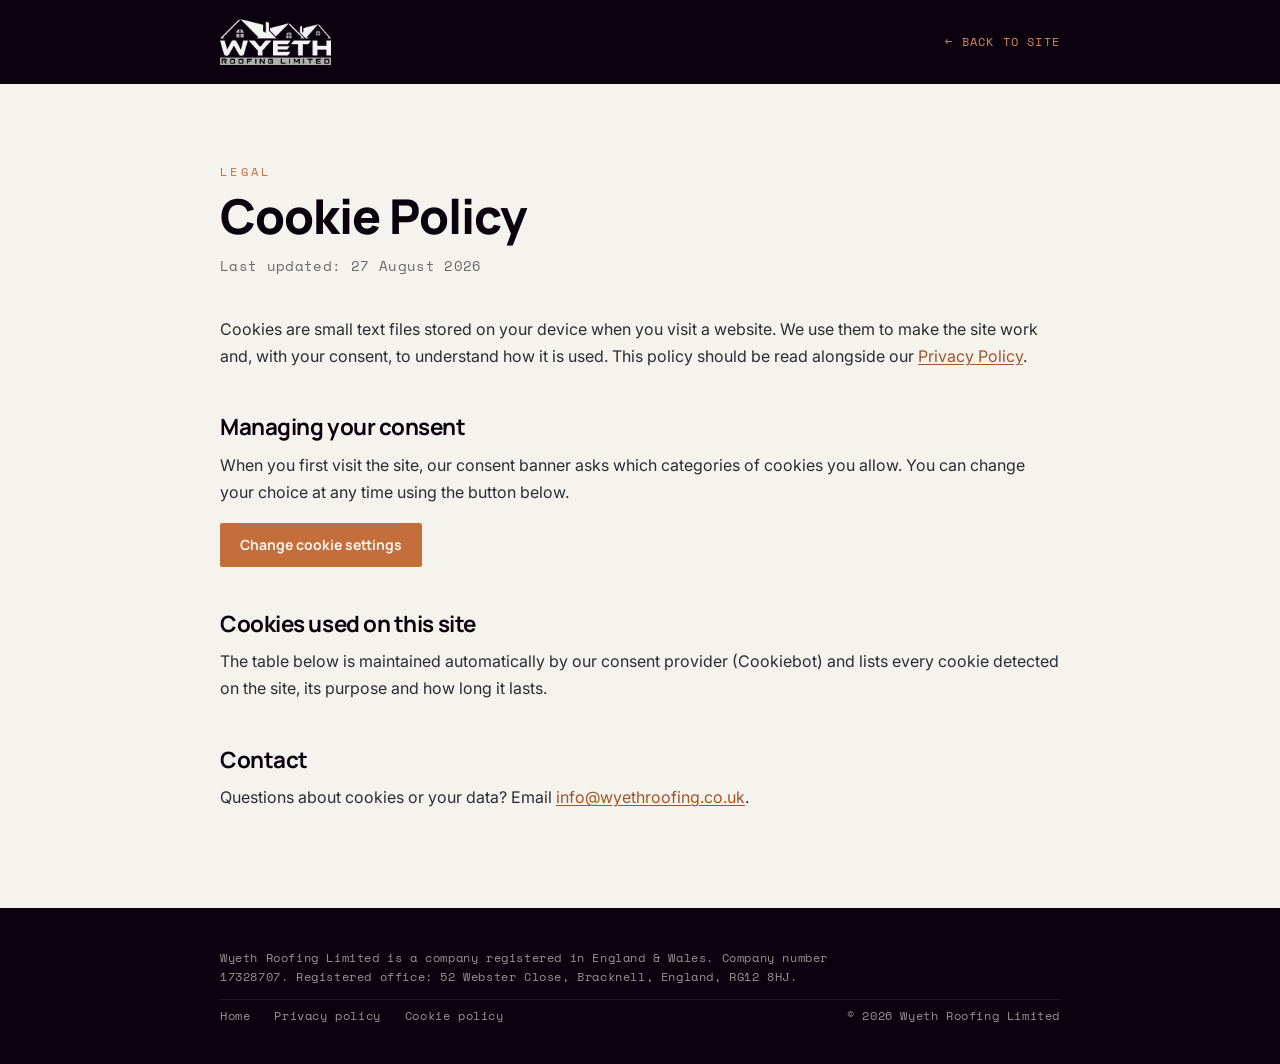
<file: cookies.html>
<!DOCTYPE html>
<html lang="en-GB">
<head>
<meta charset="UTF-8" />
<meta name="viewport" content="width=device-width, initial-scale=1.0" />

<script id="Cookiebot" src="https://consent.cookiebot.com/uc.js" data-cbid="182cd458-d2a2-477d-bb7b-cf3e7f4a739d" data-blockingmode="auto" type="text/javascript"></script>

<title>Cookie Policy | Wyeth Roofing Limited</title>
<meta name="description" content="How Wyeth Roofing Limited uses cookies, and how to manage your consent." />
<meta name="robots" content="noindex, follow" />
<link rel="canonical" href="https://wyethroofing.co.uk/cookies.html" />
<link rel="icon" href="assets/favicon.svg" type="image/svg+xml" />
<link rel="mask-icon" href="assets/favicon.svg" color="#C46F3B" />
<meta name="theme-color" content="#0B000E" />

<link rel="preconnect" href="https://fonts.googleapis.com" />
<link rel="preconnect" href="https://fonts.gstatic.com" crossorigin />
<link href="https://fonts.googleapis.com/css2?family=Manrope:wght@600;700;800&family=Inter:wght@400;500;600&family=Space+Mono:wght@400;700&display=swap" rel="stylesheet" />
<link rel="stylesheet" href="/assets/tailwind.css" />
<style>
  body { font-family: 'Inter', system-ui, sans-serif; line-height: 1.7; background: #F5F3EE; color: #292E31; -webkit-font-smoothing: antialiased; }
  h1, h2 { font-family: 'Manrope', system-ui, sans-serif; line-height: 1.15; letter-spacing: -0.02em; }
  .prose-legal h2 { font-size: 1.4rem; font-weight: 700; margin-top: 2.75rem; margin-bottom: 0.75rem; color: #0B000E; }
  .prose-legal p, .prose-legal ul { margin-bottom: 1rem; }
  .prose-legal ul { list-style: disc; padding-left: 1.35rem; }
  .prose-legal li { margin-bottom: 0.4rem; }
  .prose-legal a { color: #A2542A; text-decoration: underline; text-underline-offset: 2px; }
  .prose-legal a:hover { color: #C46F3B; }
  .prose-legal strong { font-weight: 600; }
  /* Cookiebot declaration table: keep it readable on the warm background */
  #CookieDeclaration { margin-top: 1.5rem; font-size: 0.9rem; }
  #CookieDeclaration a { color: #A2542A; }
</style>
</head>

<body class="font-body">

<header class="bg-obsidian">
  <div class="mx-auto max-w-[880px] px-5 h-[84px] flex items-center justify-between">
    <a href="/" class="flex items-center" aria-label="Wyeth Roofing Limited home">
      <img src="assets/wyeth-logo.png" alt="Wyeth Roofing Limited" width="4755" height="1970" class="h-[46px] w-auto" />
    </a>
    <a href="/" class="font-mono text-xs tracking-widest text-copper-soft hover:text-copper transition-colors">← BACK TO SITE</a>
  </div>
</header>

<main class="mx-auto max-w-[880px] px-5 py-14 md:py-20">
  <p class="font-mono text-xs tracking-[0.28em] uppercase text-copper">Legal</p>
  <h1 class="mt-3 text-4xl md:text-5xl font-extrabold text-obsidian">Cookie Policy</h1>
  <p class="mt-4 text-sm text-slate/70 font-mono tracking-wide">Last updated: 27 August 2026</p>

  <div class="prose-legal mt-10 max-w-none">
    <p>
      Cookies are small text files stored on your device when you visit a website. We use them to make the
      site work and, with your consent, to understand how it is used. This policy should be read alongside our
      <a href="/privacy.html">Privacy Policy</a>.
    </p>

    <h2>Managing your consent</h2>
    <p>
      When you first visit the site, our consent banner asks which categories of cookies you allow. You can
      change your choice at any time using the button below.
    </p>
    <p>
      <button type="button" class="inline-flex items-center gap-2 bg-copper text-warmwhite font-display font-bold text-sm rounded-sm px-5 py-3 hover:bg-[#A2542A] transition-colors focus-visible:outline focus-visible:outline-2 focus-visible:outline-offset-2 focus-visible:outline-copper"
        onclick="if(window.Cookiebot){Cookiebot.renew();}">
        Change cookie settings
      </button>
    </p>

    <h2>Cookies used on this site</h2>
    <p>The table below is maintained automatically by our consent provider (Cookiebot) and lists every cookie detected on the site, its purpose and how long it lasts.</p>

    <!-- Cookiebot cookie declaration: populates automatically on the live domain -->
    <script id="CookieDeclaration" src="https://consent.cookiebot.com/182cd458-d2a2-477d-bb7b-cf3e7f4a739d/cd.js" type="text/javascript" async></script>

    <h2>Contact</h2>
    <p>Questions about cookies or your data? Email <a href="mailto:info@wyethroofing.co.uk">info@wyethroofing.co.uk</a>.</p>
  </div>
</main>

<footer class="bg-obsidian text-warmwhite/60">
  <div class="mx-auto max-w-[880px] px-5 py-10 text-xs font-mono tracking-wider space-y-3">
    <p class="leading-relaxed max-w-2xl">
      Wyeth Roofing Limited is a company registered in England &amp; Wales. Company number 17328707.
      Registered office: 52 Webster Close, Bracknell, England, RG12 8HJ.
    </p>
    <div class="flex flex-col sm:flex-row gap-3 sm:gap-6 pt-2 border-t border-white/10">
      <a href="/" class="hover:text-copper transition-colors">Home</a>
      <a href="/privacy.html" class="hover:text-copper transition-colors">Privacy policy</a>
      <a href="/cookies.html" class="hover:text-copper transition-colors">Cookie policy</a>
      <span class="sm:ml-auto">© <span id="year">2026</span> Wyeth Roofing Limited</span>
    </div>
  </div>
</footer>

<script>document.getElementById('year').textContent = new Date().getFullYear();</script>
</body>
</html>
</file>
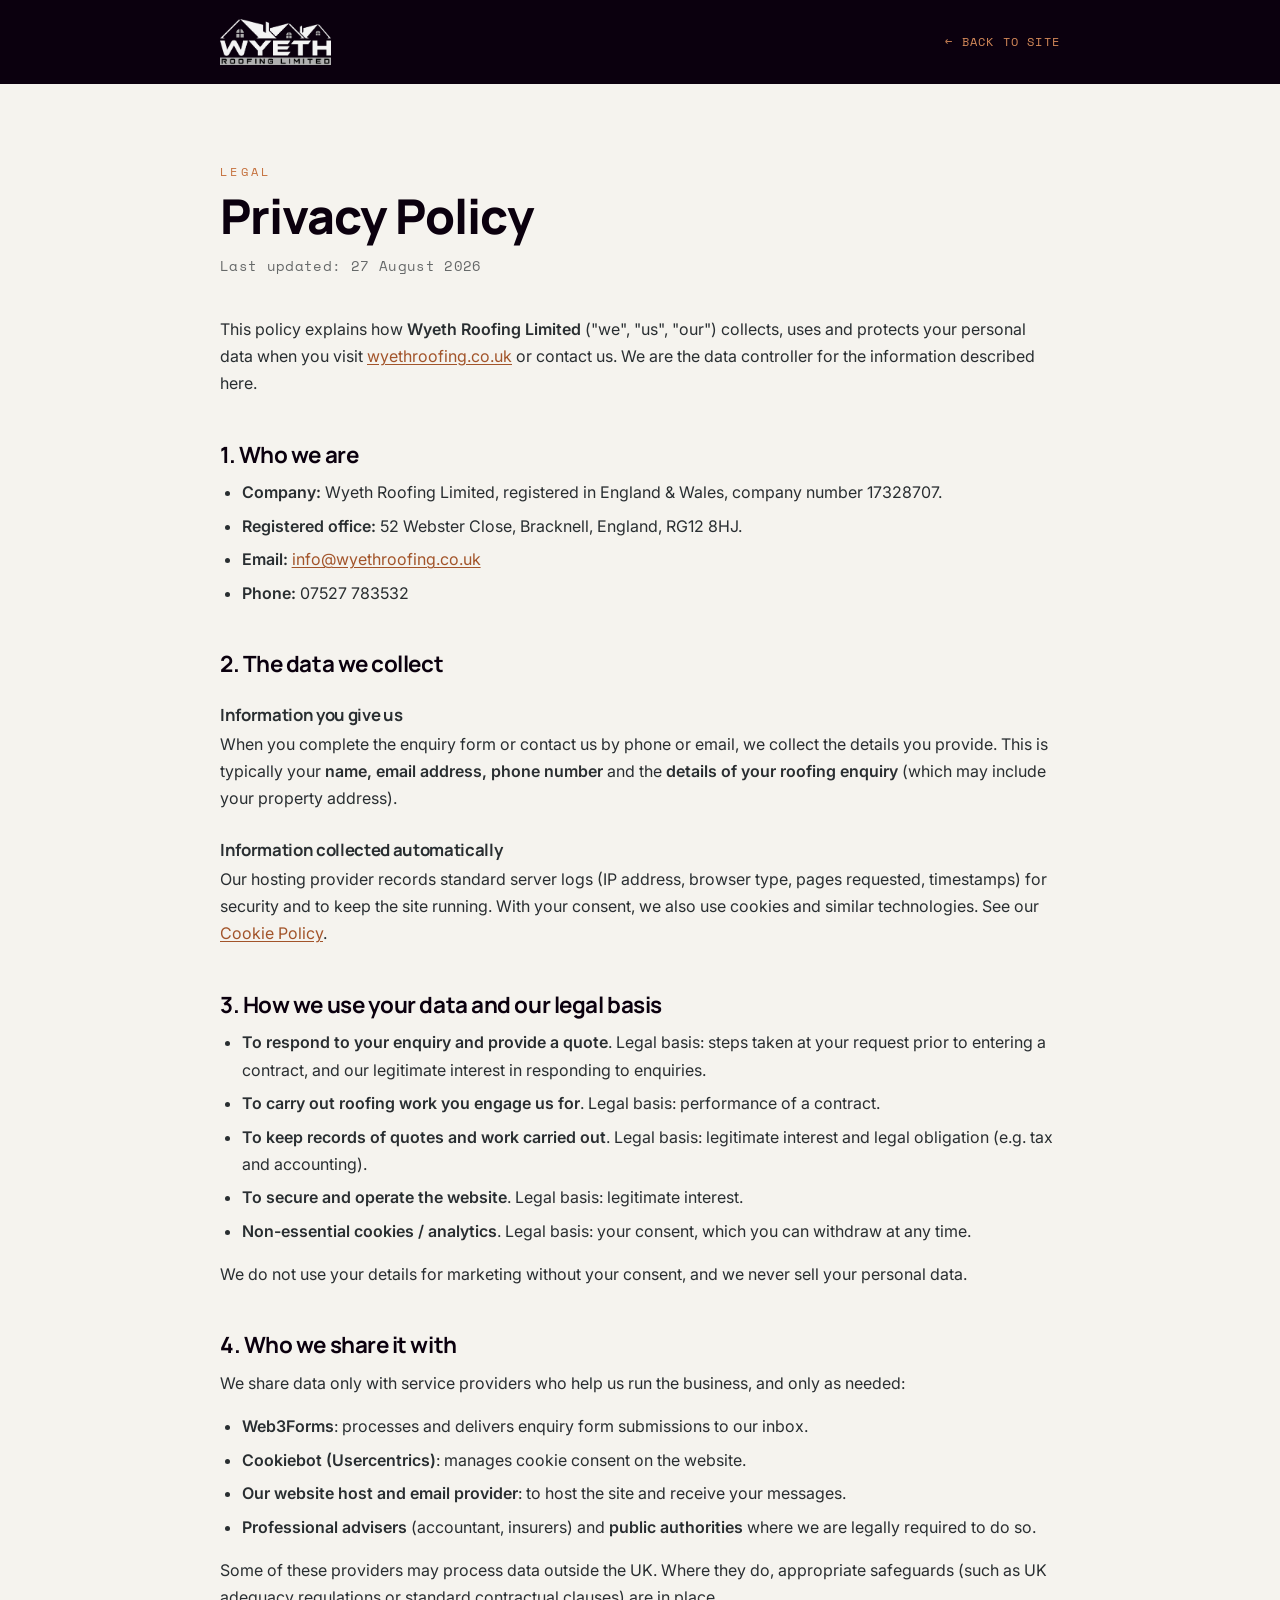
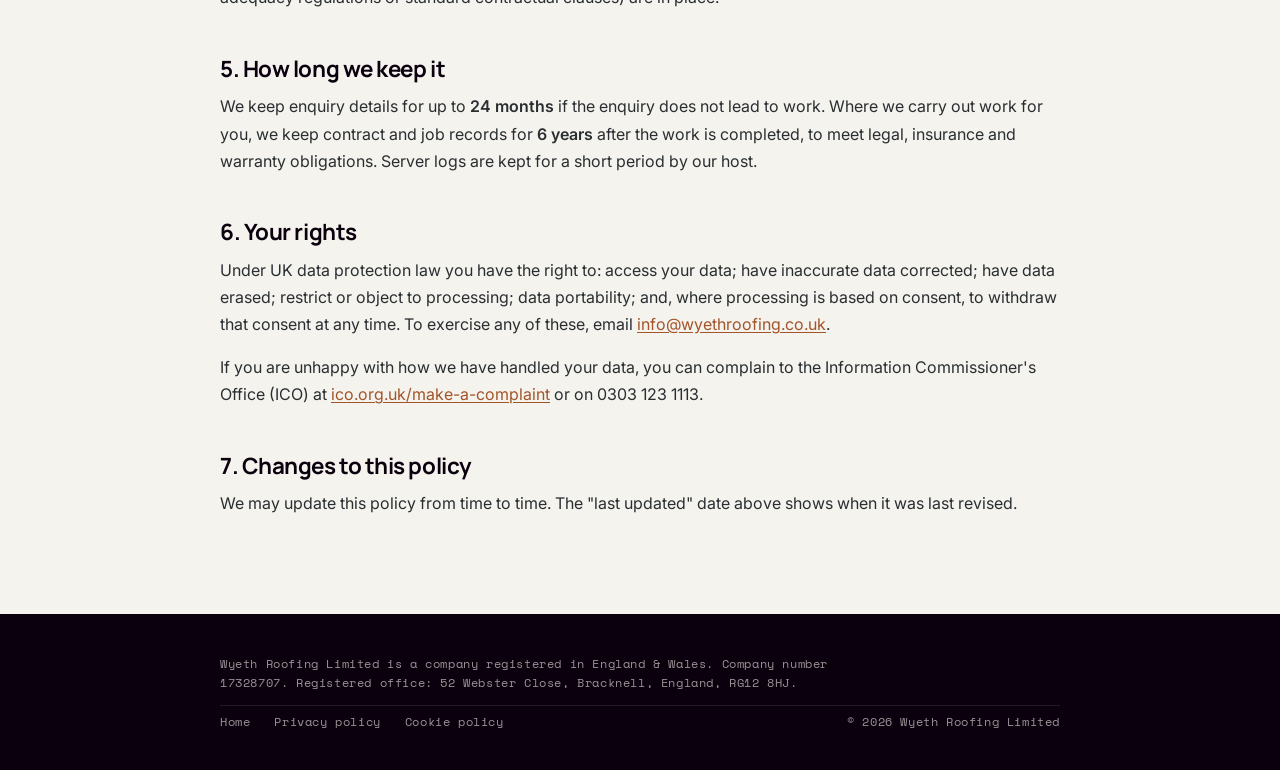
<file: privacy.html>
<!DOCTYPE html>
<html lang="en-GB">
<head>
<meta charset="UTF-8" />
<meta name="viewport" content="width=device-width, initial-scale=1.0" />

<script id="Cookiebot" src="https://consent.cookiebot.com/uc.js" data-cbid="182cd458-d2a2-477d-bb7b-cf3e7f4a739d" data-blockingmode="auto" type="text/javascript"></script>

<title>Privacy Policy | Wyeth Roofing Limited</title>
<meta name="description" content="How Wyeth Roofing Limited collects, uses and protects your personal data." />
<meta name="robots" content="noindex, follow" />
<link rel="canonical" href="https://wyethroofing.co.uk/privacy.html" />
<link rel="icon" href="assets/favicon.svg" type="image/svg+xml" />
<link rel="mask-icon" href="assets/favicon.svg" color="#C46F3B" />
<meta name="theme-color" content="#0B000E" />

<link rel="preconnect" href="https://fonts.googleapis.com" />
<link rel="preconnect" href="https://fonts.gstatic.com" crossorigin />
<link href="https://fonts.googleapis.com/css2?family=Manrope:wght@600;700;800&family=Inter:wght@400;500;600&family=Space+Mono:wght@400;700&display=swap" rel="stylesheet" />
<link rel="stylesheet" href="/assets/tailwind.css" />
<style>
  body { font-family: 'Inter', system-ui, sans-serif; line-height: 1.7; background: #F5F3EE; color: #292E31; -webkit-font-smoothing: antialiased; }
  h1, h2, h3 { font-family: 'Manrope', system-ui, sans-serif; line-height: 1.15; letter-spacing: -0.02em; }
  .prose-legal h2 { font-size: 1.4rem; font-weight: 700; margin-top: 2.75rem; margin-bottom: 0.75rem; color: #0B000E; }
  .prose-legal h3 { font-size: 1.05rem; font-weight: 700; margin-top: 1.75rem; margin-bottom: 0.4rem; }
  .prose-legal p, .prose-legal ul { margin-bottom: 1rem; }
  .prose-legal ul { list-style: disc; padding-left: 1.35rem; }
  .prose-legal li { margin-bottom: 0.4rem; }
  .prose-legal a { color: #A2542A; text-decoration: underline; text-underline-offset: 2px; }
  .prose-legal a:hover { color: #C46F3B; }
  .prose-legal strong { font-weight: 600; }
</style>
</head>

<body class="font-body">

<header class="bg-obsidian">
  <div class="mx-auto max-w-[880px] px-5 h-[84px] flex items-center justify-between">
    <a href="/" class="flex items-center" aria-label="Wyeth Roofing Limited home">
      <img src="assets/wyeth-logo.png" alt="Wyeth Roofing Limited" width="4755" height="1970" class="h-[46px] w-auto" />
    </a>
    <a href="/" class="font-mono text-xs tracking-widest text-copper-soft hover:text-copper transition-colors">← BACK TO SITE</a>
  </div>
</header>

<main class="mx-auto max-w-[880px] px-5 py-14 md:py-20">
  <p class="font-mono text-xs tracking-[0.28em] uppercase text-copper">Legal</p>
  <h1 class="mt-3 text-4xl md:text-5xl font-extrabold text-obsidian">Privacy Policy</h1>
  <p class="mt-4 text-sm text-slate/70 font-mono tracking-wide">Last updated: 27 August 2026</p>

  <div class="prose-legal mt-10 max-w-none">
    <p>
      This policy explains how <strong>Wyeth Roofing Limited</strong> ("we", "us", "our") collects, uses and
      protects your personal data when you visit <a href="https://wyethroofing.co.uk/">wyethroofing.co.uk</a>
      or contact us. We are the data controller for the information described here.
    </p>

    <h2>1. Who we are</h2>
    <ul>
      <li><strong>Company:</strong> Wyeth Roofing Limited, registered in England &amp; Wales, company number 17328707.</li>
      <li><strong>Registered office:</strong> 52 Webster Close, Bracknell, England, RG12 8HJ.</li>
      <li><strong>Email:</strong> <a href="mailto:info@wyethroofing.co.uk">info@wyethroofing.co.uk</a></li>
      <li><strong>Phone:</strong> 07527 783532</li>
    </ul>

    <h2>2. The data we collect</h2>
    <h3>Information you give us</h3>
    <p>When you complete the enquiry form or contact us by phone or email, we collect the details you provide. This is typically your <strong>name, email address, phone number</strong> and the <strong>details of your roofing enquiry</strong> (which may include your property address).</p>
    <h3>Information collected automatically</h3>
    <p>Our hosting provider records standard server logs (IP address, browser type, pages requested, timestamps) for security and to keep the site running. With your consent, we also use cookies and similar technologies. See our <a href="/cookies.html">Cookie Policy</a>.</p>

    <h2>3. How we use your data and our legal basis</h2>
    <ul>
      <li><strong>To respond to your enquiry and provide a quote</strong>. Legal basis: steps taken at your request prior to entering a contract, and our legitimate interest in responding to enquiries.</li>
      <li><strong>To carry out roofing work you engage us for</strong>. Legal basis: performance of a contract.</li>
      <li><strong>To keep records of quotes and work carried out</strong>. Legal basis: legitimate interest and legal obligation (e.g. tax and accounting).</li>
      <li><strong>To secure and operate the website</strong>. Legal basis: legitimate interest.</li>
      <li><strong>Non-essential cookies / analytics</strong>. Legal basis: your consent, which you can withdraw at any time.</li>
    </ul>
    <p>We do not use your details for marketing without your consent, and we never sell your personal data.</p>

    <h2>4. Who we share it with</h2>
    <p>We share data only with service providers who help us run the business, and only as needed:</p>
    <ul>
      <li><strong>Web3Forms</strong>: processes and delivers enquiry form submissions to our inbox.</li>
      <li><strong>Cookiebot (Usercentrics)</strong>: manages cookie consent on the website.</li>
      <li><strong>Our website host and email provider</strong>: to host the site and receive your messages.</li>
      <li><strong>Professional advisers</strong> (accountant, insurers) and <strong>public authorities</strong> where we are legally required to do so.</li>
    </ul>
    <p>Some of these providers may process data outside the UK. Where they do, appropriate safeguards (such as UK adequacy regulations or standard contractual clauses) are in place.</p>

    <h2>5. How long we keep it</h2>
    <p>We keep enquiry details for up to <strong>24 months</strong> if the enquiry does not lead to work. Where we carry out work for you, we keep contract and job records for <strong>6 years</strong> after the work is completed, to meet legal, insurance and warranty obligations. Server logs are kept for a short period by our host.</p>

    <h2>6. Your rights</h2>
    <p>Under UK data protection law you have the right to: access your data; have inaccurate data corrected; have data erased; restrict or object to processing; data portability; and, where processing is based on consent, to withdraw that consent at any time. To exercise any of these, email <a href="mailto:info@wyethroofing.co.uk">info@wyethroofing.co.uk</a>.</p>
    <p>If you are unhappy with how we have handled your data, you can complain to the Information Commissioner's Office (ICO) at <a href="https://ico.org.uk/make-a-complaint/">ico.org.uk/make-a-complaint</a> or on 0303 123 1113.</p>

    <h2>7. Changes to this policy</h2>
    <p>We may update this policy from time to time. The "last updated" date above shows when it was last revised.</p>
  </div>
</main>

<footer class="bg-obsidian text-warmwhite/60">
  <div class="mx-auto max-w-[880px] px-5 py-10 text-xs font-mono tracking-wider space-y-3">
    <p class="leading-relaxed max-w-2xl">
      Wyeth Roofing Limited is a company registered in England &amp; Wales. Company number 17328707.
      Registered office: 52 Webster Close, Bracknell, England, RG12 8HJ.
    </p>
    <div class="flex flex-col sm:flex-row gap-3 sm:gap-6 pt-2 border-t border-white/10">
      <a href="/" class="hover:text-copper transition-colors">Home</a>
      <a href="/privacy.html" class="hover:text-copper transition-colors">Privacy policy</a>
      <a href="/cookies.html" class="hover:text-copper transition-colors">Cookie policy</a>
      <span class="sm:ml-auto">© <span id="year">2026</span> Wyeth Roofing Limited</span>
    </div>
  </div>
</footer>

<script>document.getElementById('year').textContent = new Date().getFullYear();</script>
</body>
</html>
</file>
